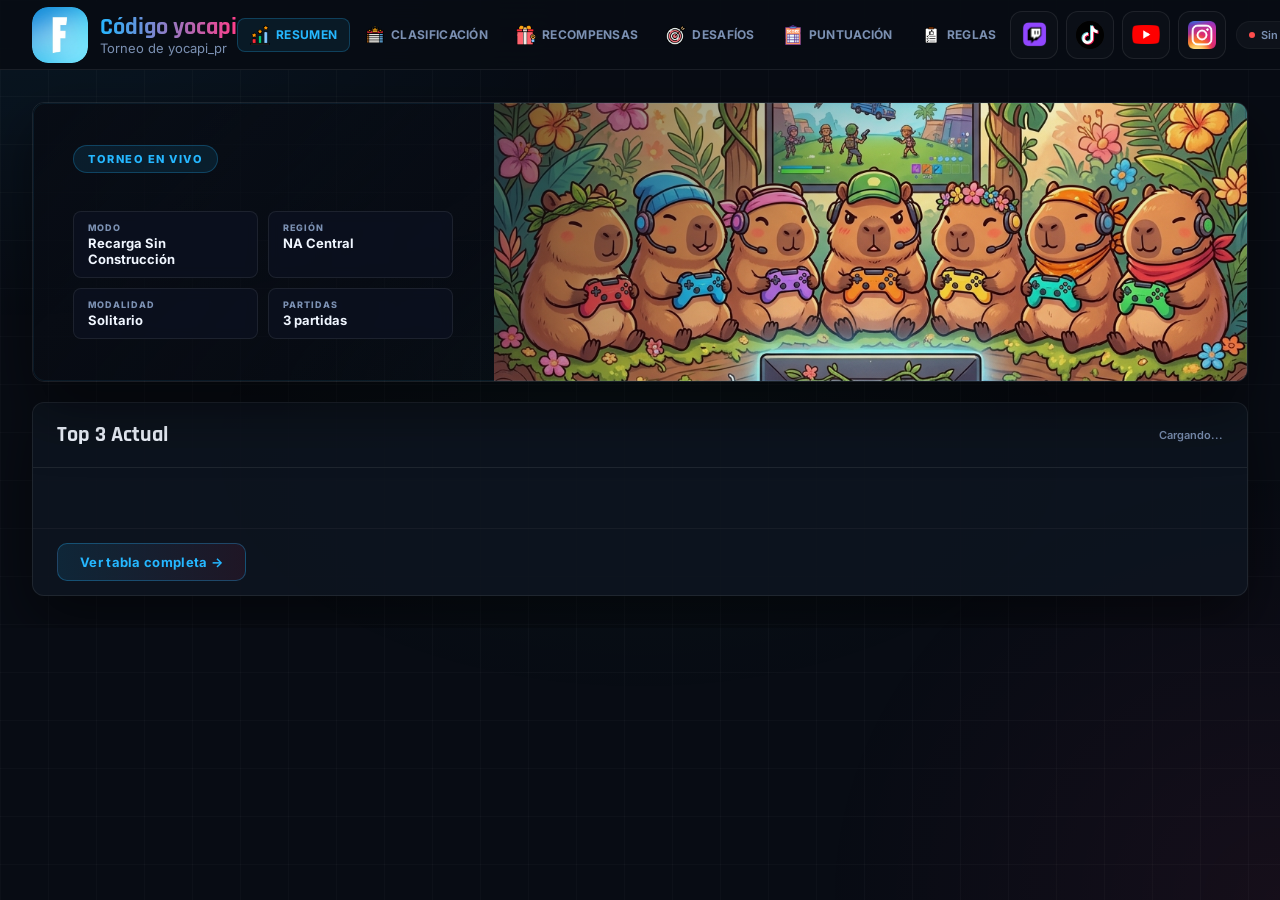
<file: index.html>
<!DOCTYPE html>
<html lang="es">

<head>
  <meta charset="UTF-8" />
  <meta name="viewport" content="width=device-width, initial-scale=1.0" />
  <title>Torneo Fortnite · yocapi_pr</title>
  <meta name="description"
    content="Tabla de clasificación en vivo, recompensas y reglas del torneo de Fortnite organizado por yocapi_pr. Recarga Sin Construcción · NA Central · Solitario." />
  <meta name="theme-color" content="#080c14" />
  <link rel="preconnect" href="https://fonts.googleapis.com" />
  <link rel="preconnect" href="https://fonts.gstatic.com" crossorigin />
  <link
    href="https://fonts.googleapis.com/css2?family=Inter:wght@400;500;600;700;800;900&family=Rajdhani:wght@600;700&display=swap"
    rel="stylesheet" />
  <style>
    /* ═══ TOKENS ═══════════════════════════════════════════════════════════ */
    :root {
      --bg: #080c14;
      --panel: #0e1420;
      --panel2: #121a27;
      --border: rgba(255, 255, 255, 0.08);
      --border2: rgba(255, 255, 255, 0.04);
      --text: #f0f6ff;
      --muted: #7b90b2;
      --blue: #25b7ff;
      --pink: #ff3e8a;
      --green: #31e47f;
      --gold: #f9c74f;
      --silver: #b8c1cc;
      --bronze: #d99058;
      --shadow: 0 24px 60px rgba(0, 0, 0, 0.5);
      --glow-b: rgba(37, 183, 255, 0.18);
      --glow-p: rgba(255, 62, 138, 0.15);
      --topbar: 70px;
      --radius: 12px;
    }

    *,
    *::before,
    *::after {
      box-sizing: border-box;
      margin: 0;
      padding: 0;
    }

    html {
      scroll-behavior: smooth;
    }

    body {
      font-family: Inter, system-ui, sans-serif;
      background: var(--bg);
      color: var(--text);
      min-height: 100vh;
      overflow-x: hidden;
    }

    /* background mesh */
    body::before {
      content: '';
      position: fixed;
      inset: 0;
      z-index: 0;
      pointer-events: none;
      background:
        radial-gradient(ellipse 80% 60% at 0% 0%, rgba(37, 183, 255, 0.07) 0%, transparent 60%),
        radial-gradient(ellipse 60% 80% at 100% 100%, rgba(255, 62, 138, 0.06) 0%, transparent 60%),
        radial-gradient(ellipse 50% 40% at 50% 50%, rgba(49, 228, 127, 0.03) 0%, transparent 70%);
    }

    /* grid lines */
    body::after {
      content: '';
      position: fixed;
      inset: 0;
      z-index: 0;
      pointer-events: none;
      background-image:
        linear-gradient(rgba(255, 255, 255, 0.025) 1px, transparent 1px),
        linear-gradient(90deg, rgba(255, 255, 255, 0.025) 1px, transparent 1px);
      background-size: 48px 48px;
    }

    a {
      color: inherit;
      text-decoration: none;
    }

    /* ═══ LAYOUT ════════════════════════════════════════════════════════════ */
    .layout {
      position: relative;
      z-index: 1;
      display: flex;
      flex-direction: column;
      min-height: 100vh;
    }

    /* ═══ TOPBAR ═══════════════════════════════════════════════════════════ */
    .topbar {
      position: sticky;
      top: 0;
      height: var(--topbar);
      display: flex;
      align-items: center;
      justify-content: space-between;
      border-bottom: 1px solid var(--border);
      background: rgba(8, 12, 20, 0.92);
      backdrop-filter: blur(24px);
      padding: 0 32px;
      z-index: 100;
      overflow: hidden;
    }

    /* brand */
    .brand {
      display: flex;
      align-items: center;
      gap: 12px;
      flex-shrink: 0;
    }

    .brand-mark {
      width: 56px;
      height: 56px;
      border-radius: 16px;
      flex-shrink: 0;
      display: grid;
      place-items: center;
      overflow: hidden;
    }

    .brand-mark img {
      width: 56px;
      height: 56px;
      object-fit: cover;
      display: block;
      border-radius: 16px;
    }

    .brand-text {
      line-height: 1.1;
    }

    .brand-name {
      font-family: Rajdhani, sans-serif;
      font-size: 24px;
      font-weight: 700;
      background: linear-gradient(90deg, var(--blue), var(--pink));
      -webkit-background-clip: text;
      -webkit-text-fill-color: transparent;
      background-clip: text;
    }

    .brand-sub {
      font-size: 13px;
      color: var(--muted);
    }

    /* nav */
    .nav {
      display: flex;
      align-items: center;
      gap: 2px;
    }

    .nav-item {
      display: flex;
      align-items: center;
      gap: 6px;
      padding: 6px 12px;
      border-radius: 8px;
      cursor: pointer;
      font-size: 12px;
      font-weight: 700;
      color: var(--muted);
      border: 1px solid transparent;
      transition: all 0.18s ease;
      user-select: none;
      text-transform: uppercase;
      letter-spacing: 0.3px;
    }

    .nav-item .nav-icon {
      width: 20px;
      height: 20px;
      display: grid;
      place-items: center;
    }

    .nav-item .nav-icon img {
      width: 20px;
      height: 20px;
      object-fit: contain;
      display: block;
    }

    .nav-item:hover {
      color: var(--text);
      background: rgba(255, 255, 255, 0.05);
      border-color: var(--border);
    }

    .nav-item.active {
      color: var(--blue);
      background: rgba(37, 183, 255, 0.08);
      border-color: rgba(37, 183, 255, 0.25);
    }

    /* ═══ HAMBURGER ═════════════════════════════════════════════════════════ */
    .hamburger {
      display: none;
      flex-direction: column;
      justify-content: center;
      align-items: center;
      width: 34px;
      height: 34px;
      border: none;
      background: none;
      cursor: pointer;
      padding: 0;
      gap: 4px;
      flex-shrink: 0;
      border-radius: 8px;
      transition: background 0.15s;
    }

    .hamburger:hover {
      background: rgba(255, 255, 255, 0.05);
    }

    .hamburger span {
      display: block;
      width: 18px;
      height: 2px;
      background: var(--text);
      border-radius: 2px;
      transition: transform 0.25s, opacity 0.2s;
    }

    .hamburger.open span:nth-child(1) {
      transform: translateY(6px) rotate(45deg);
    }

    .hamburger.open span:nth-child(2) {
      opacity: 0;
    }

    .hamburger.open span:nth-child(3) {
      transform: translateY(-6px) rotate(-45deg);
    }

    /* ═══ MOBILE NAV OVERLAY ════════════════════════════════════════════════ */
    .mobile-overlay {
      display: none;
      position: fixed;
      inset: 0;
      z-index: 98;
      background: rgba(0, 0, 0, 0.5);
      opacity: 0;
      transition: opacity 0.3s;
    }

    .mobile-overlay.open {
      display: block;
      opacity: 1;
    }

    /* ═══ MOBILE NAV PANEL ══════════════════════════════════════════════════ */
    .mobile-nav {
      display: none;
      position: fixed;
      top: var(--topbar);
      left: 0;
      right: 0;
      z-index: 99;
      background: rgba(8, 12, 20, 0.98);
      backdrop-filter: blur(24px);
      border-bottom: 1px solid var(--border);
      padding: 12px 16px 16px;
      flex-direction: column;
      gap: 6px;
      transform: translateY(-110%);
      transition: transform 0.3s cubic-bezier(0.34, 1.56, 0.64, 1);
    }

    .mobile-nav.open {
      transform: translateY(0);
    }

    .mobile-nav .nav-item {
      padding: 12px 14px;
      font-size: 15px;
      border-radius: 10px;
    }

    .mobile-nav .nav-item .nav-icon,
    .mobile-nav .nav-item .nav-icon img {
      width: 24px;
      height: 24px;
    }

    /* topbar right */
    .topbar-right {
      display: flex;
      align-items: center;
      gap: 10px;
      flex-shrink: 0;
    }

    .social-links {
      display: flex;
      align-items: center;
      gap: 8px;
    }

    .social-link {
      display: flex;
      align-items: center;
      justify-content: center;
      width: 48px;
      height: 48px;
      border-radius: 12px;
      border: 1px solid var(--border);
      color: var(--muted);
      transition: all 0.25s cubic-bezier(0.34, 1.56, 0.64, 1);
      background: rgba(255, 255, 255, 0.02);
      position: relative;
      overflow: hidden;
    }

    .social-link::before {
      content: '';
      position: absolute;
      inset: 0;
      border-radius: inherit;
      background: radial-gradient(circle at center, rgba(255, 255, 255, 0.08) 0%, transparent 70%);
      opacity: 0;
      transition: opacity 0.3s;
    }

    .social-link img {
      width: 28px;
      height: 28px;
      object-fit: contain;
      transition: transform 0.3s cubic-bezier(0.34, 1.56, 0.64, 1);
      position: relative;
      z-index: 1;
    }

    .social-link:hover {
      transform: translateY(-3px) scale(1.05);
      color: var(--text);
      border-color: rgba(255, 255, 255, 0.25);
      background: rgba(255, 255, 255, 0.06);
      box-shadow: 0 6px 20px rgba(0, 0, 0, 0.3);
    }

    .social-link:hover::before {
      opacity: 1;
    }

    .social-link:hover img {
      transform: scale(1.15) rotate(-4deg);
    }

    .social-link:active {
      transform: translateY(0) scale(0.95);
    }

    /* colores por plataforma en hover */
    .social-link[title="Twitch"]:hover {
      border-color: #9146ff;
      box-shadow: 0 6px 20px rgba(145, 70, 255, 0.35);
      background: rgba(145, 70, 255, 0.08);
    }

    .social-link[title="TikTok"]:hover {
      border-color: #ff0050;
      box-shadow: 0 6px 20px rgba(255, 0, 80, 0.35);
      background: rgba(255, 0, 80, 0.06);
    }

    .social-link[title="YouTube"]:hover {
      border-color: #ff0000;
      box-shadow: 0 6px 20px rgba(255, 0, 0, 0.35);
      background: rgba(255, 0, 0, 0.06);
    }

    .social-link[title="Instagram"]:hover {
      border-color: #e1306c;
      box-shadow: 0 6px 20px rgba(225, 48, 108, 0.35);
      background: rgba(225, 48, 108, 0.06);
    }

    .conn-status {
      display: flex;
      align-items: center;
      gap: 6px;
      font-size: 11px;
      color: var(--muted);
      font-weight: 600;
      padding: 6px 12px;
      border-radius: 20px;
      background: rgba(255, 255, 255, 0.03);
      border: 1px solid var(--border2);
    }

    .conn-dot {
      display: inline-block;
      width: 6px;
      height: 6px;
      border-radius: 50%;
      background: var(--muted);
      transition: background 0.3s;
    }

    .conn-dot.live {
      background: var(--green);
      box-shadow: 0 0 6px var(--green);
      animation: pulse 2s infinite;
    }

    .conn-dot.error {
      background: #ff4d4d;
    }

    @keyframes pulse {

      0%,
      100% {
        opacity: 1;
      }

      50% {
        opacity: 0.4;
      }
    }

    /* ═══ MAIN ══════════════════════════════════════════════════════════════ */
    main {
      padding: 32px;
      display: flex;
      flex-direction: column;
      gap: 0;
      min-width: 0;
      width: 100%;
      max-width: 1400px;
      margin: 0 auto;
      overflow: hidden;
    }

    /* sections */
    .page-section {
      display: none;
      flex-direction: column;
      gap: 20px;
      animation: fadeIn 0.25s ease-out;
    }

    .page-section.active {
      display: flex;
    }

    @keyframes fadeIn {
      from {
        opacity: 0;
        transform: translateY(8px);
      }

      to {
        opacity: 1;
        transform: translateY(0);
      }
    }

    /* ═══ HERO ══════════════════════════════════════════════════════════════ */
    .hero {
      min-height: 280px;
      border-radius: var(--radius);
      border: 1px solid var(--border);
      position: relative;
      overflow: hidden;
      display: flex;
      flex-direction: row;
      align-items: center;
      padding: 32px 40px;
      box-shadow: var(--shadow);
    }

    .hero::after {
      content: '';
      position: absolute;
      inset: 0;
      pointer-events: none;
      border-radius: inherit;
      box-shadow: inset 0 0 0 1px rgba(37, 183, 255, 0.08);
    }

    .hero-bg {
      position: absolute;
      inset: 0;
      background:
        linear-gradient(135deg, rgba(8, 12, 20, 0.95) 0%, rgba(8, 12, 20, 0.5) 35%, rgba(8, 12, 20, 0.05) 65%),
        url('./assets/img/capybara_banner.png') right center / 62% auto no-repeat;
    }

    .hero-content {
      position: relative;
      z-index: 1;
      max-width: 380px;
    }

    .hero-eyebrow {
      display: inline-flex;
      align-items: center;
      gap: 8px;
      padding: 6px 14px;
      border-radius: 999px;
      background: rgba(37, 183, 255, 0.1);
      border: 1px solid rgba(37, 183, 255, 0.25);
      font-size: 11px;
      font-weight: 800;
      letter-spacing: 1.5px;
      text-transform: uppercase;
      color: var(--blue);
      margin-bottom: 18px;
    }

    .hero-title {
      font-family: Rajdhani, sans-serif;
      font-size: clamp(48px, 8vw, 90px);
      line-height: 0.92;
      letter-spacing: -1.5px;
      margin-bottom: 14px;
      background: linear-gradient(135deg, #f0f6ff 0%, var(--blue) 50%, var(--pink) 100%);
      -webkit-background-clip: text;
      -webkit-text-fill-color: transparent;
      background-clip: text;
    }

    .hero-desc {
      font-size: 15px;
      color: #c8d8f0;
      line-height: 1.7;
      max-width: 560px;
      text-shadow: 0 1px 8px rgba(0, 0, 0, 0.5);
    }

    .hero-info {
      display: grid;
      grid-template-columns: 1fr 1fr;
      gap: 10px;
      margin-top: 20px;
    }

    .info-item {
      display: flex;
      flex-direction: column;
      gap: 2px;
      padding: 10px 14px;
      border-radius: 8px;
      background: rgba(12, 17, 32, 0.8);
      border: 1px solid var(--border);
      backdrop-filter: blur(6px);
    }

    .info-label {
      font-size: 9px;
      font-weight: 800;
      letter-spacing: 1px;
      text-transform: uppercase;
      color: var(--muted);
    }

    .info-value {
      font-size: 13px;
      font-weight: 700;
      color: var(--text);
    }

    /* ═══ CARDS GRID ════════════════════════════════════════════════════════ */
    .cards-row {
      display: grid;
      grid-template-columns: repeat(4, 1fr);
      gap: 12px;
    }

    .info-card {
      padding: 16px 18px;
      border-radius: var(--radius);
      border: 1px solid var(--border);
      background: var(--panel);
      display: flex;
      flex-direction: column;
      gap: 6px;
      transition: border-color 0.2s, transform 0.2s;
    }

    .info-card:hover {
      border-color: rgba(37, 183, 255, 0.25);
      transform: translateY(-2px);
    }

    .card-label {
      font-size: 10px;
      font-weight: 800;
      letter-spacing: 1px;
      text-transform: uppercase;
      color: var(--muted);
    }

    .card-value {
      font-size: 16px;
      font-weight: 800;
      color: var(--text);
      line-height: 1.3;
    }

    /* ═══ SECTION WRAPPER ═══════════════════════════════════════════════════ */
    .section {
      border: 1px solid var(--border);
      border-radius: var(--radius);
      background: rgba(14, 20, 32, 0.9);
      overflow: hidden;
      box-shadow: var(--shadow);
    }

    .section-head {
      padding: 18px 24px;
      border-bottom: 1px solid var(--border);
      display: flex;
      align-items: center;
      justify-content: space-between;
      gap: 12px;
    }

    .section-title {
      font-family: Rajdhani, sans-serif;
      font-size: 22px;
      font-weight: 700;
      display: flex;
      align-items: center;
      gap: 10px;
    }

    .section-body {
      padding: 24px;
    }

    /* ═══ ENHANCED UI ELEMENTS ══════════════════════════════════════════════ */
    .player-cell { display: flex; align-items: center; gap: 12px; }
    .avatar { width: 32px; height: 32px; border-radius: 50%; display: flex; align-items: center; justify-content: center; font-weight: 800; font-size: 14px; color: #fff; box-shadow: 0 2px 8px rgba(0,0,0,0.4); text-shadow: 0 1px 2px rgba(0,0,0,0.5); flex-shrink: 0; }
    .badge { font-size: 9px; font-weight: 800; padding: 3px 6px; border-radius: 4px; text-transform: uppercase; letter-spacing: 1px; }
    .badge.pro { background: rgba(255, 62, 138, 0.15); color: var(--pink); border: 1px solid rgba(255, 62, 138, 0.3); }
    .badge.cas { background: rgba(49, 228, 127, 0.15); color: var(--green); border: 1px solid rgba(49, 228, 127, 0.3); }
    .search-wrapper { display: flex; align-items: center; background: rgba(0,0,0,0.2); border: 1px solid var(--border); border-radius: 8px; padding: 6px 12px; }
    .search-input { background: transparent; border: none; color: var(--text); font-family: inherit; font-size: 14px; outline: none; width: 200px; margin-left: 8px; }
    .search-input::placeholder { color: var(--muted); }
    .sortable { cursor: pointer; user-select: none; transition: color 0.2s; }
    .sortable:hover { color: var(--text); }
    .sort-icon { font-size: 10px; margin-left: 4px; opacity: 0.5; display: inline-block; width: 10px; }

    /* ═══ MODAL Y PERFIL ════════════════════════════════════════════════════ */
    .modal-overlay { position: fixed; inset: 0; background: rgba(0,0,0,0.8); backdrop-filter: blur(8px); display: flex; align-items: center; justify-content: center; z-index: 9999; opacity: 0; pointer-events: none; transition: opacity 0.3s; padding: 20px; }
    .modal-overlay.active { opacity: 1; pointer-events: auto; }
    .modal-content { background: var(--panel); border: 1px solid var(--border); border-radius: var(--radius); width: 100%; max-width: 500px; max-height: 90vh; overflow-y: auto; position: relative; box-shadow: var(--shadow); transform: translateY(20px); transition: transform 0.3s; padding: 24px; }
    .modal-overlay.active .modal-content { transform: translateY(0); }
    .modal-close { position: absolute; top: 16px; right: 16px; background: rgba(255,255,255,0.1); border: none; color: white; width: 32px; height: 32px; border-radius: 50%; cursor: pointer; font-size: 18px; display: flex; align-items: center; justify-content: center; transition: background 0.2s; }
    .modal-close:hover { background: rgba(255,255,255,0.2); }
    
    .profile-header { display: flex; align-items: center; gap: 16px; margin-bottom: 24px; }
    .profile-avatar { width: 64px; height: 64px; border-radius: 50%; display: flex; align-items: center; justify-content: center; font-size: 28px; font-weight: 800; text-shadow: 0 2px 4px rgba(0,0,0,0.5); box-shadow: 0 4px 12px rgba(0,0,0,0.4); flex-shrink: 0; color: #fff;}
    .profile-name { font-size: 24px; font-weight: 800; font-family: Rajdhani, sans-serif; }
    
    .stats-grid { display: grid; grid-template-columns: repeat(2, 1fr); gap: 12px; margin-bottom: 24px; }
    .stat-box { background: rgba(0,0,0,0.3); border: 1px solid var(--border2); border-radius: 8px; padding: 14px; text-align: center; }
    .stat-val { font-size: 22px; font-weight: 800; color: var(--blue); font-family: Rajdhani, sans-serif; line-height: 1; }
    .stat-lbl { font-size: 10px; font-weight: 700; color: var(--muted); text-transform: uppercase; letter-spacing: 1px; margin-top: 6px; }
    
    .chart-container { display: flex; align-items: center; justify-content: space-around; margin-bottom: 24px; background: rgba(0,0,0,0.2); padding: 20px; border-radius: 8px; border: 1px solid var(--border2); }
    .doughnut { width: 110px; height: 110px; border-radius: 50%; position: relative; }
    .doughnut::after { content: ''; position: absolute; inset: 22px; background: var(--panel); border-radius: 50%; }
    
    .chart-legend { display: flex; flex-direction: column; gap: 10px; }
    .legend-item { display: flex; align-items: center; gap: 8px; font-size: 13px; font-weight: 600; color: #fff; }
    .legend-color { width: 14px; height: 14px; border-radius: 4px; }
    
    .feed-title { font-size: 16px; font-weight: 700; font-family: Rajdhani, sans-serif; margin-bottom: 12px; display: flex; align-items: center; gap: 8px; }
    .feed-list { display: flex; flex-direction: column; gap: 8px; max-height: 250px; overflow-y: auto; padding-right: 8px; }
    .feed-item { background: rgba(255,255,255,0.03); border-radius: 6px; padding: 12px; font-size: 14px; display: flex; align-items: center; justify-content: space-between; border-left: 3px solid var(--pink); gap: 12px; }
    .feed-info { display: flex; flex-direction: column; gap: 4px; }
    .feed-time { font-size: 11px; color: var(--muted); font-weight: 700; background: rgba(0,0,0,0.3); padding: 2px 6px; border-radius: 4px; align-self: flex-start;}

    /* ═══ STANDINGS TABLE ═══════════════════════════════════════════════════ */
    .table-wrap {
      overflow-x: auto;
    }

    .table-wrap table {
      margin-bottom: 0;
    }

    .tbl {
      width: 100%;
      border-collapse: separate;
      border-spacing: 0;
      min-width: 580px;
    }

    .tbl thead th {
      padding: 18px 26px;
      font-size: 15px;
      font-weight: 800;
      letter-spacing: 1.2px;
      text-transform: uppercase;
      color: var(--muted);
      text-align: left;
      border-bottom: 1px solid var(--border);
      background: rgba(255, 255, 255, 0.02);
      position: sticky;
      top: 0;
      z-index: 1;
      backdrop-filter: blur(8px);
    }

    .tbl thead th.r {
      text-align: right;
    }

    .tbl thead th.c {
      text-align: center;
    }

    .tbl tbody tr {
      transition: background 0.15s;
    }

    .tbl tbody tr:not(:last-child) td {
      border-bottom: 1px solid var(--border2);
    }

    .tbl tbody tr:nth-child(even) {
      background: rgba(255, 255, 255, 0.015);
    }

    .tbl tbody tr:hover {
      background: rgba(255, 255, 255, 0.04);
    }

    .tbl tbody tr.is-leader {
      background: rgba(99, 102, 241, 0.06);
    }

    .tbl tbody tr.is-leader:hover {
      background: rgba(99, 102, 241, 0.09);
    }

    .tbl td {
      padding: 16px 26px;
      font-weight: 600;
      font-size: 22px;
    }

    .tbl td.r {
      text-align: right;
    }

    .tbl td.c {
      text-align: center;
    }

    .tbl td:first-child {
      width: 64px;
    }

    .tbl td:nth-child(2) {
      font-weight: 700;
    }

    .tbl td:nth-child(3) {
      font-weight: 500;
    }

    .rk {
      display: inline-flex;
      align-items: center;
      justify-content: center;
      width: 48px;
      height: 48px;
      border-radius: 12px;
      font-family: Rajdhani, sans-serif;
      font-size: 22px;
      font-weight: 700;
      background: rgba(255, 255, 255, 0.04);
      color: var(--muted);
      transition: transform 0.15s;
    }

    .rk.r1 {
      background: linear-gradient(135deg, rgba(249, 199, 79, 0.15), rgba(249, 199, 79, 0.05));
      color: var(--gold);
      border: 1px solid rgba(249, 199, 79, 0.35);
      box-shadow: 0 0 12px rgba(249, 199, 79, 0.08);
    }

    .rk.r2 {
      background: linear-gradient(135deg, rgba(184, 193, 204, 0.12), rgba(184, 193, 204, 0.04));
      color: var(--silver);
      border: 1px solid rgba(184, 193, 204, 0.2);
    }

    .rk.r3 {
      background: linear-gradient(135deg, rgba(217, 144, 88, 0.12), rgba(217, 144, 88, 0.04));
      color: var(--bronze);
      border: 1px solid rgba(217, 144, 88, 0.2);
    }

    .pts-g {
      font-size: 28px;
      font-family: Rajdhani, sans-serif;
      font-weight: 700;
      color: var(--blue);
    }

    .pts-g.r1 {
      color: var(--gold);
    }

    .pts-g.r2 {
      color: var(--silver);
    }

    .pts-g.r3 {
      color: var(--bronze);
    }

    .pts-m {
      color: var(--muted);
      font-size: 20px;
      font-weight: 500;
    }

    .empty-msg {
      padding: 50px 24px;
      text-align: center;
      color: var(--muted);
      font-size: 14px;
      font-weight: 600;
    }

    /* ═══ MATCH TABLES ══════════════════════════════════════════════════════ */
    .matches-list {
      display: flex;
      flex-direction: column;
      gap: 14px;
    }

    .match-card {
      border: 1px solid var(--border);
      border-radius: var(--radius);
      background: rgba(14, 20, 32, 0.9);
      overflow: hidden;
      box-shadow: var(--shadow);
    }

    .match-card-head {
      padding: 14px 22px;
      border-bottom: 1px solid var(--border);
      display: flex;
      align-items: center;
      gap: 12px;
    }

    .match-num {
      font-family: Rajdhani, sans-serif;
      font-size: 18px;
      font-weight: 700;
      color: var(--blue);
    }

    .match-badge-det {
      font-size: 9px;
      font-weight: 800;
      letter-spacing: 1px;
      text-transform: uppercase;
      padding: 3px 10px;
      border-radius: 999px;
      background: rgba(49, 228, 127, 0.1);
      border: 1px solid rgba(49, 228, 127, 0.3);
      color: var(--green);
    }

    .match-card .tbl {
      min-width: 480px;
    }

    .match-card .tbl td {
      padding: 14px 26px;
      font-size: 18px;
    }

    .match-card .tbl thead th {
      padding: 14px 26px;
      font-size: 14px;
    }

    .match-card .tbl td:first-child {
      width: auto;
    }

    .match-card .tbl td:nth-child(2) {
      font-weight: 600;
    }

    .match-card .tbl td:nth-child(3) {
      font-weight: 500;
    }

    /* ═══ PODIUM TOP 3 ════════════════════════════════════════════════════════ */
    @keyframes podium-float {

      0%,
      100% {
        transform: translateY(0);
      }

      50% {
        transform: translateY(-7px);
      }
    }

    @keyframes podium-glow-gold {

      0%,
      100% {
        box-shadow: 0 0 20px rgba(249, 199, 79, 0.08);
        border-color: rgba(249, 199, 79, 0.3);
      }

      50% {
        box-shadow: 0 0 40px rgba(249, 199, 79, 0.18);
        border-color: rgba(249, 199, 79, 0.55);
      }
    }

    @keyframes podium-glow-silver {

      0%,
      100% {
        box-shadow: 0 0 15px rgba(184, 193, 204, 0.05);
        border-color: rgba(184, 193, 204, 0.2);
      }

      50% {
        box-shadow: 0 0 30px rgba(184, 193, 204, 0.12);
        border-color: rgba(184, 193, 204, 0.4);
      }
    }

    @keyframes podium-glow-bronze {

      0%,
      100% {
        box-shadow: 0 0 15px rgba(217, 144, 88, 0.05);
        border-color: rgba(217, 144, 88, 0.2);
      }

      50% {
        box-shadow: 0 0 30px rgba(217, 144, 88, 0.12);
        border-color: rgba(217, 144, 88, 0.4);
      }
    }

    @keyframes podium-zoom {

      0%,
      100% {
        transform: scale(1);
      }

      50% {
        transform: scale(1.04);
      }
    }

    .podium {
      display: flex;
      justify-content: center;
      gap: 16px;
      padding: 28px 24px 32px;
    }

    .podium-card {
      flex: 1;
      max-width: 260px;
      border-radius: 14px;
      padding: 20px 18px;
      text-align: center;
      border: 1px solid var(--border);
      display: flex;
      flex-direction: column;
      align-items: center;
      gap: 6px;
      animation: podium-float 4s ease-in-out infinite;
    }

    .podium-card:nth-child(1) {
      animation-delay: -1.3s;
    }

    .podium-card:nth-child(2) {
      animation-delay: -2.6s;
    }

    .podium-card:nth-child(3) {
      animation-delay: 0s;
    }

    .podium-card:hover {
      animation: none;
      transform: translateY(-8px) scale(1.03);
    }

    .podium-card.gold {
      background: linear-gradient(180deg, rgba(249, 199, 79, 0.12) 0%, rgba(249, 199, 79, 0.03) 100%);
      border-color: rgba(249, 199, 79, 0.3);
      box-shadow: 0 0 20px rgba(249, 199, 79, 0.08);
      animation: podium-float 4s ease-in-out infinite, podium-glow-gold 3s ease-in-out infinite;
    }

    .podium-card.gold:hover {
      animation: none;
      box-shadow: 0 8px 40px rgba(249, 199, 79, 0.2);
    }

    .podium-card.silver {
      background: linear-gradient(180deg, rgba(184, 193, 204, 0.08) 0%, rgba(184, 193, 204, 0.02) 100%);
      border-color: rgba(184, 193, 204, 0.2);
      animation: podium-float 4s ease-in-out infinite, podium-glow-silver 3.5s ease-in-out infinite;
    }

    .podium-card.silver:hover {
      animation: none;
      box-shadow: 0 8px 40px rgba(0, 0, 0, 0.3);
    }

    .podium-card.bronze {
      background: linear-gradient(180deg, rgba(217, 144, 88, 0.08) 0%, rgba(217, 144, 88, 0.02) 100%);
      border-color: rgba(217, 144, 88, 0.2);
      animation: podium-float 4s ease-in-out infinite, podium-glow-bronze 3.5s ease-in-out infinite;
    }

    .podium-card.bronze:hover {
      animation: none;
      box-shadow: 0 8px 40px rgba(0, 0, 0, 0.3);
    }

    .podium-rank {
      font-family: Rajdhani, sans-serif;
      font-size: 28px;
      font-weight: 700;
      line-height: 1;
      animation: podium-zoom 3s ease-in-out infinite;
    }

    .podium-card:hover .podium-rank {
      animation: none;
    }

    .podium-card.gold .podium-rank {
      color: var(--gold);
    }

    .podium-card.silver .podium-rank {
      color: var(--silver);
    }

    .podium-card.bronze .podium-rank {
      color: var(--bronze);
    }

    .podium-card.gold .podium-rank {
      animation-delay: 0s;
    }

    .podium-card.silver .podium-rank {
      animation-delay: -1s;
    }

    .podium-card.bronze .podium-rank {
      animation-delay: -2s;
    }

    .podium-name {
      font-size: 20px;
      font-weight: 700;
      color: var(--text);
      margin: 2px 0;
    }

    .podium-stats {
      display: flex;
      gap: 16px;
      margin-top: 4px;
    }

    .podium-stat {
      text-align: center;
    }

    .podium-stat-val {
      font-family: Rajdhani, sans-serif;
      font-size: 22px;
      font-weight: 700;
    }

    .podium-stat-lbl {
      font-size: 9px;
      font-weight: 800;
      letter-spacing: 1px;
      text-transform: uppercase;
      color: var(--muted);
    }

    .podium-card.gold .podium-stat-val {
      color: var(--gold);
    }

    .podium-card.silver .podium-stat-val {
      color: var(--silver);
    }

    .podium-card.bronze .podium-stat-val {
      color: var(--bronze);
    }

    .empty-msg .big {
      font-size: 2.5rem;
      margin-bottom: 10px;
    }

    .last-updated {
      font-size: 11px;
      color: var(--muted);
      font-weight: 600;
    }

    /* ═══ CTA BUTTON ════════════════════════════════════════════════════════ */
    .cta-btn {
      display: inline-flex;
      align-items: center;
      gap: 8px;
      padding: 10px 22px;
      border-radius: 10px;
      background: linear-gradient(90deg, rgba(37, 183, 255, 0.12), rgba(255, 62, 138, 0.08));
      border: 1px solid rgba(37, 183, 255, 0.3);
      color: var(--blue);
      font-family: Inter, system-ui, sans-serif;
      font-weight: 700;
      font-size: 13px;
      letter-spacing: 0.3px;
      cursor: pointer;
      transition: all 0.22s cubic-bezier(0.34, 1.56, 0.64, 1);
    }

    .cta-btn:hover {
      background: linear-gradient(90deg, rgba(37, 183, 255, 0.22), rgba(255, 62, 138, 0.14));
      border-color: rgba(37, 183, 255, 0.55);
      box-shadow: 0 4px 18px rgba(37, 183, 255, 0.2);
      transform: translateX(4px);
    }

    .cta-btn:active {
      transform: translateX(2px) scale(0.97);
    }

    /* ═══ REWARDS ═══════════════════════════════════════════════════════════ */
    .rewards-grid {
      display: grid;
      grid-template-columns: repeat(3, 1fr);
      gap: 18px;
    }

    @keyframes float {

      0%,
      100% {
        transform: translateY(0);
      }

      50% {
        transform: translateY(-8px);
      }
    }

    @keyframes glow-pulse {

      0%,
      100% {
        opacity: 0.5;
        filter: brightness(0.9);
      }

      50% {
        opacity: 1;
        filter: brightness(1.1);
      }
    }

    @keyframes shimmer {
      0% {
        transform: translateX(-100%) skewX(-15deg);
      }

      100% {
        transform: translateX(250%) skewX(-15deg);
      }
    }

    @keyframes border-glow {

      0%,
      100% {
        border-color: rgba(249, 199, 79, 0.3);
        box-shadow: 0 0 15px rgba(249, 199, 79, 0.03);
      }

      50% {
        border-color: rgba(249, 199, 79, 0.6);
        box-shadow: 0 0 30px rgba(249, 199, 79, 0.1);
      }
    }

    @keyframes icon-bounce {

      0%,
      100% {
        transform: translateY(0) rotate(0deg);
      }

      25% {
        transform: translateY(-3px) rotate(-2deg);
      }

      75% {
        transform: translateY(-3px) rotate(2deg);
      }
    }

    @keyframes sparkle {

      0%,
      100% {
        opacity: 0;
        transform: scale(0) rotate(0deg);
      }

      50% {
        opacity: 1;
        transform: scale(1) rotate(180deg);
      }
    }

    .reward-card {
      padding: 28px 24px;
      border-radius: var(--radius);
      border: 1px solid var(--border);
      background: var(--panel2);
      display: flex;
      flex-direction: column;
      align-items: center;
      text-align: center;
      gap: 16px;
      position: relative;
      overflow: hidden;
      transition: transform 0.3s cubic-bezier(0.34, 1.56, 0.64, 1), box-shadow 0.3s;
      animation: float 4s ease-in-out infinite;
    }

    .reward-card:nth-child(2) {
      animation-delay: -1.3s;
    }

    .reward-card:nth-child(3) {
      animation-delay: -2.6s;
    }

    .reward-card::before {
      content: '';
      position: absolute;
      inset: 0;
      pointer-events: none;
      border-radius: inherit;
    }

    .reward-card::after {
      content: '';
      position: absolute;
      top: 0;
      left: 0;
      width: 80%;
      height: 100%;
      background: linear-gradient(90deg, transparent, rgba(255, 255, 255, 0.04), transparent);
      transform: translateX(-100%) skewX(-15deg);
      animation: shimmer 5s ease-in-out infinite;
    }

    .reward-card.gold {
      border-color: rgba(249, 199, 79, 0.3);
      box-shadow: 0 0 15px rgba(249, 199, 79, 0.03);
      animation: float 4s ease-in-out infinite, border-glow 3s ease-in-out infinite;
    }

    .reward-card.gold::before {
      background: linear-gradient(135deg, rgba(249, 199, 79, 0.1) 0%, transparent 60%);
    }

    .reward-card.silver {
      border-color: rgba(184, 193, 204, 0.35);
    }

    .reward-card.silver::before {
      background: linear-gradient(135deg, rgba(184, 193, 204, 0.06) 0%, transparent 60%);
    }

    .reward-card.bronze {
      border-color: rgba(217, 144, 88, 0.35);
    }

    .reward-card.bronze::before {
      background: linear-gradient(135deg, rgba(217, 144, 88, 0.06) 0%, transparent 60%);
    }

    .reward-card:hover {
      transform: translateY(-10px) scale(1.03);
      box-shadow: 0 16px 48px rgba(0, 0, 0, 0.4);
      animation: none;
    }

    .reward-card.gold:hover {
      border-color: rgba(249, 199, 79, 0.7);
      box-shadow: 0 16px 48px rgba(0, 0, 0, 0.4), 0 0 50px rgba(249, 199, 79, 0.15);
    }

    .reward-card.silver:hover {
      border-color: rgba(184, 193, 204, 0.55);
      box-shadow: 0 16px 48px rgba(0, 0, 0, 0.4);
    }

    .reward-card.bronze:hover {
      border-color: rgba(217, 144, 88, 0.55);
      box-shadow: 0 16px 48px rgba(0, 0, 0, 0.4);
    }

    .reward-icon {
      display: flex;
      align-items: center;
      justify-content: center;
      gap: 20px;
      animation: glow-pulse 3s ease-in-out infinite, icon-bounce 5s ease-in-out infinite;
    }

    .reward-icon.duo {
      gap: 20px;
    }

    .reward-icon.duo img {
      width: 150px;
      height: 150px;
    }

    .reward-card:hover .reward-icon {
      animation: none;
    }

    .reward-card.gold .reward-icon {
      animation-delay: 0s, 0s;
    }

    .reward-card.silver .reward-icon {
      animation-delay: -1s, -1.6s;
    }

    .reward-card.bronze .reward-icon {
      animation-delay: -2s, -3.2s;
    }

    .reward-icon img {
      object-fit: contain;
      transition: transform 0.3s cubic-bezier(0.34, 1.56, 0.64, 1);
      border-radius: 16px;
    }

    .reward-icon:not(.duo) img {
      width: 210px;
      height: 210px;
    }

    .reward-card:hover .reward-icon img {
      transform: scale(1.12) rotate(-5deg);
    }

    .reward-card:hover .reward-icon.duo img:first-child {
      transform: scale(1.12) rotate(-7deg) translateX(-6px);
    }

    .reward-card:hover .reward-icon.duo img:last-child {
      transform: scale(1.12) rotate(7deg) translateX(6px);
    }

    .reward-ref {
      font-size: 10px;
      color: var(--muted);
      opacity: 0.6;
      margin-top: 6px;
      font-style: italic;
    }

    .reward-pos {
      font-size: 11px;
      font-weight: 800;
      letter-spacing: 1.2px;
      text-transform: uppercase;
    }

    .reward-card.gold .reward-pos {
      color: var(--gold);
    }

    .reward-card.silver .reward-pos {
      color: var(--silver);
    }

    .reward-card.bronze .reward-pos {
      color: var(--bronze);
    }

    .reward-name {
      font-size: 19px;
      font-weight: 800;
      color: var(--text);
      line-height: 1.3;
    }

    .reward-desc {
      font-size: 13px;
      color: var(--muted);
      line-height: 1.5;
    }

    /* ═══ RULES ════════════════════════════════════════════════════════════ */
    .rules-list {
      display: flex;
      flex-direction: column;
      gap: 10px;
    }

    .rule-item {
      display: flex;
      align-items: flex-start;
      gap: 14px;
      padding: 16px 18px;
      border-radius: var(--radius);
      border: 1px solid var(--border);
      background: var(--panel2);
    }

    .rule-icon {
      width: 32px;
      height: 32px;
      border-radius: 50%;
      flex-shrink: 0;
      display: grid;
      place-items: center;
      font-size: 13px;
      font-weight: 700;
      background: rgba(37, 183, 255, 0.12);
      color: #25b7ff;
    }

    .rule-text {
      font-size: 14px;
      color: #c8d8f0;
      line-height: 1.6;
    }

    .rule-text strong {
      color: var(--text);
    }

    /* ═══ CHALLENGES ════════════════════════════════════════════════════════ */
    .challenge-item {
      display: flex;
      align-items: flex-start;
      gap: 14px;
      padding: 16px 18px;
      border-radius: var(--radius);
      border: 1px solid var(--border);
      background: var(--panel2);
    }

    .challenge-icon {
      width: 32px;
      height: 32px;
      border-radius: 50%;
      flex-shrink: 0;
      display: grid;
      place-items: center;
      font-size: 13px;
      font-weight: 700;
      background: rgba(255, 62, 138, 0.12);
      color: var(--pink);
    }

    .challenge-text {
      font-size: 14px;
      color: #c8d8f0;
      line-height: 1.6;
    }

    .challenge-text strong {
      color: var(--text);
    }

    .challenge-text em {
      color: var(--muted);
      font-style: italic;
      font-size: 12px;
    }

    /* ═══ SCORING TABLE ════════════════════════════════════════════════════ */
    .scoring-grid {
      display: grid;
      grid-template-columns: 1fr 1fr;
      gap: 20px;
    }

    .scoring-col-title {
      font-size: 12px;
      font-weight: 800;
      text-transform: uppercase;
      letter-spacing: 1px;
      color: var(--muted);
      margin-bottom: 10px;
      display: flex;
      align-items: center;
      gap: 8px;
    }

    .scoring-col-title .dot {
      width: 10px;
      height: 10px;
      border-radius: 50%;
      display: inline-block;
    }

    .scoring-col-title .dot.green {
      background: #25b981;
    }

    .scoring-col-title .dot.blue {
      background: #6366f1;
    }

    .scoring-tbl {
      min-width: 0;
      font-size: 14px;
    }

    .scoring-tbl td {
      padding: 10px 16px;
    }

    .scoring-tbl td.c {
      text-align: center;
    }

    .scoring-tbl td.pink {
      color: var(--pink);
      font-weight: 700;
    }

    .scoring-tbl thead th {
      padding: 10px 16px;
      font-size: 11px;
    }

    .scoring-tbl thead th.c {
      text-align: center;
    }

    .scoring-kill-row {
      margin-top: 12px;
      padding: 12px 16px;
      border-radius: 8px;
      background: rgba(255, 255, 255, 0.03);
      border: 1px solid var(--border);
      display: flex;
      align-items: center;
      gap: 10px;
      font-size: 13px;
      color: #c8d8f0;
    }

    .scoring-kill-row strong {
      color: var(--text);
    }

    @media (max-width: 700px) {
      .scoring-grid {
        grid-template-columns: 1fr;
        gap: 16px;
      }
    }

    /* ═══ PAGE HEADER ═══════════════════════════════════════════════════════ */
    .page-header {
      display: flex;
      align-items: flex-start;
      justify-content: space-between;
      gap: 16px;
      flex-wrap: wrap;
    }

    .page-header-left h2 {
      font-family: Rajdhani, sans-serif;
      font-size: 30px;
      font-weight: 700;
      line-height: 1;
      margin-bottom: 4px;
    }

    .page-header-left p {
      font-size: 13px;
      color: var(--muted);
    }

    /* ═══ RESPONSIVE ════════════════════════════════════════════════════════ */
    @media (max-width: 1100px) {
      .podium {
        gap: 12px;
      }

      .podium-card {
        max-width: 220px;
        padding: 16px 14px;
      }
    }

    @media (max-width: 980px) {
      .topbar {
        padding: 0 16px;
      }

      .brand-text {
        display: none;
      }

      .nav {
        gap: 2px;
      }

      .nav-item {
        padding: 6px 10px;
        font-size: 12px;
        gap: 6px;
      }

      .nav-item .nav-icon,
      .nav-item .nav-icon img {
        width: 20px;
        height: 20px;
      }

      .topbar-right {
        gap: 10px;
      }

      .social-link {
        width: 42px;
        height: 42px;
        border-radius: 10px;
      }

      .social-link img {
        width: 24px;
        height: 24px;
      }

      .hero-info {
        grid-template-columns: 1fr 1fr;
      }

      .cards-row {
        grid-template-columns: repeat(2, 1fr);
      }

      main {
        padding: 20px;
      }

      .rewards-grid {
        grid-template-columns: 1fr;
      }

      .hero-bg {
        background: linear-gradient(135deg, rgba(8, 12, 20, 0.95) 0%, rgba(8, 12, 20, 0.7) 50%, rgba(8, 12, 20, 0.3) 100%),
          url('./assets/img/capybara_banner.png') right center / 75% auto no-repeat;
      }
    }

    @media (max-width: 860px) {
      .topbar .nav {
        display: none;
      }

      .hamburger {
        display: flex;
      }

      .mobile-nav {
        display: flex;
      }

      .topbar {
        height: var(--topbar);
        flex-wrap: nowrap;
        padding: 0 12px;
        gap: 0;
        justify-content: flex-start;
      }

      .topbar-right {
        margin-left: auto;
      }

      .brand {
        flex-shrink: 0;
        gap: 8px;
      }

      .brand-mark {
        width: 34px;
        height: 34px;
        border-radius: 10px;
      }

      .brand-mark img {
        width: 34px;
        height: 34px;
        border-radius: 10px;
      }

      .brand-name {
        font-size: 15px;
      }

      .brand-sub {
        font-size: 9px;
      }

      .brand-text {
        display: block;
      }

      .topbar-right {
        flex-shrink: 0;
        gap: 2px;
      }

      .conn-status {
        display: none;
      }

      .social-link {
        width: 36px;
        height: 36px;
        border-radius: 9px;
      }

      .social-link img {
        width: 22px;
        height: 22px;
      }
    }

    @media (max-width: 768px) {
      .topbar {
        padding: 0 10px;
      }

      .brand-mark {
        width: 30px;
        height: 30px;
        border-radius: 8px;
      }

      .brand-mark img {
        width: 30px;
        height: 30px;
        border-radius: 8px;
      }

      .social-link {
        width: 32px;
        height: 32px;
        border-radius: 8px;
      }

      .social-link img {
        width: 18px;
        height: 18px;
      }

      .hamburger {
        width: 32px;
        height: 32px;
      }

      .hamburger span {
        width: 16px;
        height: 2px;
      }

      .hamburger.open span:nth-child(1) {
        transform: translateY(5px) rotate(45deg);
      }

      .hamburger.open span:nth-child(3) {
        transform: translateY(-5px) rotate(-45deg);
      }

      .hero {
        padding: 20px;
      }

      .hero-title {
        font-size: clamp(32px, 10vw, 48px);
      }

      .hero-desc {
        font-size: 13px;
      }

      .podium {
        flex-direction: column;
        align-items: stretch;
        gap: 10px;
        padding: 20px 16px 24px;
      }

      /* #1 primero en móvil */
      .podium-card.gold {
        order: -1;
      }

      .podium-card {
        max-width: none;
        flex: none;
        padding: 14px 16px;
      }

      .podium-rank {
        font-size: 22px;
      }

      .podium-name {
        font-size: 17px;
      }

      .podium-stat-val {
        font-size: 18px;
      }

      .section-head {
        padding: 12px 14px;
      }

      .section-title {
        font-size: 16px;
      }

      .section-body {
        padding: 14px;
      }

      .table-wrap {
        overflow-x: auto;
        -webkit-overflow-scrolling: touch;
      }

      .tbl {
        min-width: 500px;
      }

      .tbl thead th {
        padding: 10px 12px;
        font-size: 11px;
      }

      .tbl td {
        padding: 10px 12px;
        font-size: 15px;
      }

      .rk {
        width: 34px;
        height: 34px;
        font-size: 15px;
      }

      .pts-g {
        font-size: 20px;
      }

      .pts-m {
        font-size: 14px;
      }

      .match-card .tbl {
        min-width: 400px;
      }

      .match-card .tbl td {
        padding: 10px 12px;
        font-size: 14px;
      }

      .match-card .tbl thead th {
        padding: 10px 12px;
        font-size: 11px;
      }
    }

    @media (max-width: 600px) {
      .topbar {
        padding: 6px 10px;
        gap: 3px;
      }

      .brand-mark {
        width: 30px;
        height: 30px;
      }

      .brand-mark img {
        width: 30px;
        height: 30px;
      }

      .brand-name {
        font-size: 15px;
      }

      .brand-sub {
        font-size: 9px;
      }

      .social-link {
        width: 30px;
        height: 30px;
        border-radius: 7px;
      }

      .social-link img {
        width: 18px;
        height: 18px;
      }

      .conn-status {
        display: none;
      }

      .hero {
        min-height: auto;
        flex-direction: column;
        padding: 18px;
      }

      .hero-bg {
        background: linear-gradient(180deg, rgba(8, 12, 20, 0.92) 0%, rgba(8, 12, 20, 0.6) 60%, rgba(8, 12, 20, 0.1) 100%),
          url('./assets/img/capybara_banner.png') center 30% / 100% auto no-repeat;
      }

      .hero-content {
        max-width: 100%;
      }

      .hero-info {
        grid-template-columns: 1fr 1fr;
        max-width: 100%;
      }

      .info-item {
        padding: 7px 10px;
      }

      .info-value {
        font-size: 11px;
      }

      .cards-row {
        gap: 8px;
      }

      .info-card {
        padding: 10px 12px;
      }

      .card-value {
        font-size: 13px;
      }

      .rewards-grid {
        grid-template-columns: 1fr;
      }

      main {
        padding: 8px;
        gap: 8px;
      }

      .page-header {
        flex-direction: column;
        gap: 6px;
      }

      .page-header-left h2 {
        font-size: 20px;
      }

      .page-header-left p {
        font-size: 11px;
      }

      .podium-card {
        flex: 1 1 100%;
      }

      .tbl {
        min-width: 420px;
      }

      .match-card .tbl {
        min-width: 340px;
      }

      .tbl td {
        font-size: 14px;
      }

      .rk {
        width: 30px;
        height: 30px;
        font-size: 13px;
      }

      .reward-card {
        padding: 18px 14px;
      }

      .reward-icon:not(.duo) img {
        width: 130px;
        height: 130px;
      }

      .reward-icon.duo img {
        width: 100px;
        height: 100px;
      }

      .reward-name {
        font-size: 15px;
      }

      .section-head {
        padding: 10px 12px;
      }

      .section-title {
        font-size: 14px;
      }

      .section-body {
        padding: 10px;
      }

      .rule-item {
        padding: 10px 12px;
      }

      .rule-text {
        font-size: 12px;
      }
    }

    @media (max-width: 480px) {
      .topbar {
        padding: 4px 6px;
        gap: 2px;
      }

      .brand {
        gap: 5px;
      }

      .brand-mark {
        width: 26px;
        height: 26px;
        border-radius: 8px;
      }

      .brand-mark img {
        width: 26px;
        height: 26px;
        border-radius: 8px;
      }

      .brand-name {
        font-size: 13px;
      }

      .brand-sub {
        font-size: 8px;
      }

      .topbar-right {
        gap: 2px;
      }

      .social-link {
        width: 28px;
        height: 28px;
        border-radius: 7px;
        border: none;
      }

      .social-link img {
        width: 17px;
        height: 17px;
      }

      .conn-status {
        display: none;
      }

      .hero {
        padding: 12px;
      }

      .hero-eyebrow {
        font-size: 8px;
        padding: 3px 8px;
        margin-bottom: 12px;
      }

      .hero-title {
        font-size: clamp(22px, 12vw, 30px);
        letter-spacing: -0.5px;
        margin-bottom: 10px;
      }

      .hero-desc {
        font-size: 11px;
        line-height: 1.5;
      }

      .hero-info {
        grid-template-columns: 1fr;
        gap: 5px;
        margin-top: 12px;
      }

      .info-item {
        padding: 6px 8px;
      }

      .info-label {
        font-size: 8px;
      }

      .info-value {
        font-size: 11px;
      }

      .cards-row {
        grid-template-columns: 1fr 1fr;
        gap: 6px;
      }

      .info-card {
        padding: 8px 10px;
        border-radius: 8px;
      }

      .card-label {
        font-size: 8px;
      }

      .card-value {
        font-size: 12px;
      }

      .tbl {
        min-width: 300px;
      }

      .tbl thead th {
        padding: 7px 6px;
        font-size: 8px;
        letter-spacing: 0.6px;
      }

      .tbl td {
        padding: 7px 6px;
        font-size: 12px;
      }

      .rk {
        width: 24px;
        height: 24px;
        font-size: 11px;
        border-radius: 6px;
      }

      .pts-g {
        font-size: 15px;
      }

      .pts-m {
        font-size: 11px;
      }

      .tbl td:first-child {
        width: 36px;
      }

      .tbl td:nth-child(3) {
        font-size: 12px;
      }

      .match-card .tbl {
        min-width: 280px;
      }

      .match-card .tbl td {
        padding: 6px 8px;
        font-size: 11px;
      }

      .match-card .tbl thead th {
        padding: 6px 8px;
        font-size: 8px;
      }

      .section {
        border-radius: 8px;
      }

      .section-head {
        padding: 8px 10px;
      }

      .section-title {
        font-size: 13px;
      }

      .section-body {
        padding: 8px;
      }

      .page-header-left h2 {
        font-size: 17px;
      }

      .page-header-left p {
        font-size: 10px;
      }

      main {
        padding: 6px;
        gap: 6px;
      }

      .podium-card {
        padding: 10px 12px;
      }

      .podium-rank {
        font-size: 18px;
      }

      .podium-name {
        font-size: 14px;
      }

      .podium-stat-val {
        font-size: 16px;
      }

      .podium-stat-lbl {
        font-size: 8px;
      }

      .empty-msg {
        padding: 30px 16px;
        font-size: 12px;
      }

      .reward-card {
        padding: 12px 10px;
        gap: 8px;
        border-radius: 10px;
      }

      .reward-icon:not(.duo) img {
        width: 90px;
        height: 90px;
        border-radius: 10px;
      }

      .reward-icon.duo img {
        width: 70px;
        height: 70px;
        border-radius: 10px;
      }

      .reward-icon.duo {
        gap: 10px;
      }

      .reward-pos {
        font-size: 9px;
        letter-spacing: 0.8px;
      }

      .reward-name {
        font-size: 13px;
      }

      .reward-desc {
        font-size: 10px;
      }

      .reward-ref {
        font-size: 8px;
      }

      .rule-icon {
        width: 26px;
        height: 26px;
        font-size: 11px;
      }

      .rule-text {
        font-size: 11px;
        line-height: 1.5;
      }

      .rule-item {
        padding: 8px 10px;
        gap: 10px;
        border-radius: 8px;
      }
    }

    @media (max-width: 380px) {
      .nav-item {
        padding: 2px 5px;
        font-size: 8px;
        gap: 2px;
      }

      .nav-item .nav-icon,
      .nav-item .nav-icon img {
        width: 10px;
        height: 10px;
      }

      .brand-name {
        font-size: 11px;
      }

      .brand-sub {
        display: none;
      }

      .social-link {
        width: 26px;
        height: 26px;
      }

      .social-link img {
        width: 16px;
        height: 16px;
      }
    }
  </style>
</head>

<body>
  <div class="layout">

    <!-- ═══ TOPBAR ═══════════════════════════════════════════════════════ -->
    <header class="topbar">
      <div class="brand">
        <div class="brand-mark"><img src="./assets/img/icono.png" alt="yocapi_pr"></div>
        <div class="brand-text">
          <div class="brand-name">Código yocapi </div>
          <div class="brand-sub">Torneo de yocapi_pr</div>
        </div>
      </div>

      <nav class="nav" aria-label="Secciones del torneo">
        <div class="nav-item active" data-section="resumen" onclick="showSection('resumen', this)">
          <div class="nav-icon"><img src="./assets/img/resumen.png" alt="Resumen"></div>
          Resumen
        </div>
        <div class="nav-item" data-section="clasificacion" onclick="showSection('clasificacion', this)">
          <div class="nav-icon"><img src="./assets/img/clasificacion.png" alt="Clasificación"></div>
          Clasificación
        </div>
        <div class="nav-item" data-section="recompensas" onclick="showSection('recompensas', this)">
          <div class="nav-icon"><img src="./assets/img/recompensa.png" alt="Recompensas"></div>
          Recompensas
        </div>
        <div class="nav-item" data-section="desafios" onclick="showSection('desafios', this)">
          <div class="nav-icon"><img src="./assets/img/objetivo.png" alt="Desafíos"></div>
          Desafíos
        </div>
        <div class="nav-item" data-section="puntuacion" onclick="showSection('puntuacion', this)">
          <div class="nav-icon"><img src="./assets/img/puntuacion.png" alt="Puntuación"></div>
          Puntuación
        </div>
        <div class="nav-item" data-section="reglas" onclick="showSection('reglas', this)">
          <div class="nav-icon"><img src="./assets/img/reglas.png" alt="Reglas"></div>
          Reglas
        </div>
      </nav>

      <div class="topbar-right">
        <div class="social-links">
          <a class="social-link" href="https://www.twitch.tv/yocapi_pr" target="_blank" rel="noopener"
            title="Twitch"><img src="./assets/img/twitch.png" alt="Twitch"></a>
          <a class="social-link" href="https://www.tiktok.com/@yocapi_prr" target="_blank" rel="noopener"
            title="TikTok"><img src="./assets/img/tiktok.png" alt="TikTok"></a>
          <a class="social-link" href="https://www.youtube.com/@yocapi" target="_blank" rel="noopener"
            title="YouTube"><img src="./assets/img/youtube.png" alt="YouTube"></a>
          <a class="social-link" href="https://www.instagram.com/yocapi_pr" target="_blank" rel="noopener"
            title="Instagram"><img src="./assets/img/instagram.png" alt="Instagram"></a>
        </div>
        <div class="conn-status">
          <span class="conn-dot" id="conn-dot"></span>
          <span id="conn-text" class="conn-text">Conectando...</span>
        </div>
        <button class="hamburger" id="hamburger-btn" aria-label="Menú" onclick="toggleMobileMenu()">
          <span></span><span></span><span></span>
        </button>
      </div>
    </header>

    <!-- ═══ MOBILE OVERLAY ══════════════════════════════════════════════════ -->
    <div class="mobile-overlay" id="mobile-overlay" onclick="closeMobileMenu()"></div>

    <!-- ═══ MOBILE NAV ══════════════════════════════════════════════════════ -->
    <nav class="mobile-nav" id="mobile-nav" aria-label="Secciones del torneo">
      <div class="nav-item active" data-section="resumen" onclick="showSection('resumen', this);closeMobileMenu()">
        <div class="nav-icon"><img src="./assets/img/resumen.png" alt="Resumen"></div>
        Resumen
      </div>
      <div class="nav-item" data-section="clasificacion" onclick="showSection('clasificacion', this);closeMobileMenu()">
        <div class="nav-icon"><img src="./assets/img/clasificacion.png" alt="Clasificación"></div>
        Clasificación
      </div>
      <div class="nav-item" data-section="recompensas" onclick="showSection('recompensas', this);closeMobileMenu()">
        <div class="nav-icon"><img src="./assets/img/recompensa.png" alt="Recompensas"></div>
        Recompensas
      </div>
      <div class="nav-item" data-section="desafios" onclick="showSection('desafios', this);closeMobileMenu()">
        <div class="nav-icon"><img src="./assets/img/objetivo.png" alt="Desafíos"></div>
        Desafíos
      </div>
      <div class="nav-item" data-section="puntuacion" onclick="showSection('puntuacion', this);closeMobileMenu()">
        <div class="nav-icon"><img src="./assets/img/puntuacion.png" alt="Puntuación"></div>
        Puntuación
      </div>
      <div class="nav-item" data-section="reglas" onclick="showSection('reglas', this);closeMobileMenu()">
        <div class="nav-icon"><img src="./assets/img/reglas.png" alt="Reglas"></div>
        Reglas
      </div>
    </nav>

    <!-- ═══ MAIN ══════════════════════════════════════════════════════════ -->
    <main>

      <!-- ── RESUMEN ─────────────────────────────────────────────────────── -->
      <section class="page-section active" id="section-resumen">
        <div class="hero">
          <div class="hero-bg"></div>
          <div class="hero-content">
            <div class="hero-eyebrow">Torneo en Vivo</div>
            <div class="hero-info">
              <div class="info-item">
                <span class="info-label">Modo</span>
                <span class="info-value">Recarga Sin Construcción</span>
              </div>
              <div class="info-item">
                <span class="info-label">Región</span>
                <span class="info-value">NA Central</span>
              </div>
              <div class="info-item">
                <span class="info-label">Modalidad</span>
                <span class="info-value">Solitario</span>
              </div>
              <div class="info-item">
                <span class="info-label">Partidas</span>
                <span class="info-value">3 partidas</span>
              </div>
            </div>
          </div>
        </div>

        <!-- mini standings preview -->
        <div class="section podium-section">
          <div class="section-head">
            <div class="section-title">Top 3 Actual</div>
            <span class="last-updated" id="mini-updated">Cargando...</span>
          </div>
          <div class="podium" id="podium-top3"></div>
          <div style="padding: 14px 24px; border-top: 1px solid var(--border2);">
            <button class="cta-btn"
              onclick="showSection('clasificacion', document.querySelector('[data-section=clasificacion]'))">
              Ver tabla completa →
            </button>
          </div>
        </div>
      </section>

      <!-- ── CLASIFICACIÓN ───────────────────────────────────────────────── -->
      <section class="page-section" id="section-clasificacion">
        <div class="page-header">
          <div class="page-header-left">
            <h2>Clasificación</h2>
            <p>Resultados acumulados · actualización automática cada 15s</p>
          </div>
          <span class="last-updated" id="standings-updated">Esperando datos</span>
        </div>

        <div class="section">
          <div class="section-head">
            <div class="section-title">Tabla General</div>
            <div class="search-wrapper">
              <span style="opacity: 0.5;">🔍</span>
              <input type="search" class="search-input" id="search-global" placeholder="Buscar jugador..." oninput="handleSearch(this.value)">
            </div>
          </div>
          <div id="pending-results-banner" style="display:none; padding:12px 16px; border-radius:12px; background:rgba(245, 158, 11, 0.1); border:1px solid rgba(245, 158, 11, 0.3); color:#fcd34d; font-size:13px; font-weight:600; margin-bottom:16px; align-items:center; gap:10px;">
            <span style="font-size:16px;">⏳</span> La coordinación del torneo está analizando los resultados de la última partida. La tabla se actualizará pronto.
          </div>
          <div class="table-wrap">
            <table class="tbl" id="global-table">
              <thead>
                <tr>
                  <th>#</th>
                  <th>Jugador</th>
                  <th class="c sortable" onclick="handleSort('matches_played')">Partidas <span class="sort-icon" id="sort-matches_played"></span></th>
                  <th class="c sortable" onclick="handleSort('total_kills')">⚔️ Kills <span class="sort-icon" id="sort-total_kills"></span></th>
                  <th class="r sortable" onclick="handleSort('total_points')">🏆 Puntos <span class="sort-icon" id="sort-total_points">▼</span></th>
                </tr>
              </thead>
              <tbody id="standings-body">
                <tr>
                  <td class="empty-msg" colspan="5">Cargando clasificación...</td>
                </tr>
              </tbody>
            </table>
          </div>
        </div>

        <div id="matches-container">
          <div class="section-head" style="padding:20px 0 12px;border:none;">
            <div class="section-title">Resultados por Partida</div>
          </div>
          <div class="matches-list" id="matches-list"></div>
        </div>
      </section>

      <!-- ── RECOMPENSAS ─────────────────────────────────────────────────── -->
      <section class="page-section" id="section-recompensas">
        <div class="page-header">
          <div class="page-header-left">
            <h2>Recompensas</h2>
            <p>Los premios se entregan al finalizar el torneo</p>
          </div>
        </div>

        <div class="rewards-grid">
          <div class="reward-card gold">
            <div class="reward-icon duo">
              <img src="./assets/img/temporada.jpg" alt="Pase de Batalla">
              <img src="./assets/img/tienda.png" alt="Skin de Tienda">
            </div>
            <div>
              <div class="reward-pos">Top 1 — Primer Lugar</div>
              <div class="reward-name">Pase de Batalla y/o Skin de la Tienda</div>
              <div class="reward-desc">El ganador elige entre Pase de Batalla de la temporada actual o una Skin
                disponible en la Tienda de objetos.</div>
              <div class="reward-ref">* Unicamente es referencia</div>
            </div>
          </div>
          <div class="reward-card silver">
            <div class="reward-icon">
              <img src="./assets/img/regalo.jpg" alt="Skin de regalo">
            </div>
            <div>
              <div class="reward-pos">Top 2 — Segundo Lugar</div>
              <div class="reward-name">Skin de la Tienda</div>
              <div class="reward-desc">Una skin a eleccion del jugador de entre las disponibles en la Tienda de objetos
                de Fortnite.</div>
              <div class="reward-ref">* Unicamente es referencia</div>
            </div>
          </div>
          <div class="reward-card bronze">
            <div class="reward-icon">
              <img src="./assets/img/gesto.png" alt="Emote">
            </div>
            <div>
              <div class="reward-pos">Top 3 — Tercer Lugar</div>
              <div class="reward-name">Emote</div>
              <div class="reward-desc">Un emote a eleccion del jugador disponible en la Tienda de objetos de Fortnite.
              </div>
              <div class="reward-ref">* Unicamente es referencia</div>
            </div>
          </div>
        </div>

        <div class="section">
          <div class="section-head">
            <div class="section-title">Condiciones</div>
          </div>
          <div class="section-body">
            <div class="rules-list">
              <div class="rule-item">
                <div class="rule-icon">1</div>
                <div class="rule-text">Los premios se basan en la posición <strong>final acumulada</strong> al terminar
                  las 3 partidas.</div>
              </div>
              <div class="rule-item">
                <div class="rule-icon">2</div>
                <div class="rule-text">Las recompensas son otorgadas directamente por <strong>yocapi_pr</strong> al
                  finalizar el torneo en stream.</div>
              </div>
              <div class="rule-item">
                <div class="rule-icon">3</div>
                <div class="rule-text">Para reclamar el premio, el jugador debe haber participado en <strong>al menos 1
                    partida</strong> del torneo.</div>
              </div>
            </div>
          </div>
        </div>
      </section>

      <!-- ── DESAFÍOS ──────────────────────────────────────────────────────── -->
      <section class="page-section" id="section-desafios">
        <div class="page-header">
          <div class="page-header-left">
            <h2>Desafíos</h2>
            <p>Completa los desafíos para ganar recompensas adicionales</p>
          </div>
        </div>

        <div class="section">
          <div class="section-head">
            <div class="section-title">¡Obtén mas puntos!</div>
          </div>
          <div class="section-body">
            <div class="rules-list">
              <div class="challenge-item">
                <div class="challenge-icon">1</div>
                <div class="challenge-text"><strong>Pícame Esta:</strong> Mata a un jugador usando el pico — <strong
                    style="color:var(--pink);">+5 pts</strong> <em>(válido 1 vez)</em></div>
              </div>
              <div class="challenge-item">
                <div class="challenge-icon">2</div>
                <div class="challenge-text"><strong>Masca La Hierba:</strong> Gana la partida sin eliminar a nadie —
                  <strong style="color:var(--pink);">+10 pts</strong>
                </div>
              </div>
              <div class="challenge-item">
                <div class="challenge-icon">3</div>
                <div class="challenge-text"><strong>Es el Tiro Loco:</strong> Ganar una partida usando como arma únicamente sniper (no se podrá usar otra arma, unicamente de la misma categoría) — <strong style="color:var(--pink);">+15 pts</strong></div>
              </div>
              <div class="challenge-item">
                <div class="challenge-icon">4</div>
                <div class="challenge-text"><strong>CapiEilish:</strong> Gana la partida usando la skin de Billie Eilish
                  — <strong style="color:var(--pink);">+10 pts</strong></div>
              </div>

              <!-- ── Desafío especial: ¿Quien CapiManda? ── -->
              <div class="challenge-item" style="
                padding: 0;
                overflow: hidden;
                border: 1px solid rgba(245, 158, 11, 0.35);
                background: linear-gradient(135deg, rgba(245,158,11,0.07) 0%, rgba(239,68,68,0.06) 100%);
                align-items: stretch;
                justify-content: flex-start;
                gap: 0;
              ">
                <!-- Imagen izquierda: miniatura vertical fija -->
                <div style="
                  width: 155px;
                  flex-shrink: 0;
                  overflow: hidden;
                  position: relative;
                ">
                  <img src="./assets/img/CondesaDaraku.jpg" alt="Condesa Daraku - yocapi_pr"
                    style="
                      width: 100%;
                      height: 100%;
                      display: block;
                      object-fit: cover;
                      object-position: center 30%;
                      filter: brightness(0.8) saturate(1.1);
                    ">
                  <div style="
                    position:absolute; inset:0;
                    background: linear-gradient(to top, rgba(6,9,18,0.85) 0%, transparent 60%);
                  "></div>
                  <div style="
                    position:absolute; bottom:6px; left:4px; right:4px; text-align:center;
                    font-size:10px; font-weight:600; color:rgba(255,255,255,0.9);
                    line-height:1.2; text-shadow: 1px 1px 2px rgba(0,0,0,0.8);
                  ">Skin que usará TheKingXavi. en la partida</div>
                </div>

                <!-- Texto derecha -->
                <div style="display:flex; align-items:flex-start; gap:14px; padding:16px 18px 16px 18px;">
                  <div class="challenge-icon" style="
                    background: linear-gradient(135deg, rgba(245,158,11,0.2), rgba(239,68,68,0.2));
                    border: 1px solid rgba(245,158,11,0.4);
                    color: #fbbf24;
                    font-size: 15px;
                    font-weight: 900;
                    flex-shrink: 0;
                  ">5</div>
                  <div class="challenge-text">
                    <strong style="font-size:15px; color:#fbbf24; display:block; margin-bottom:4px;">¿Quien CapiManda?</strong>
                    Demuestra quién manda eliminando a
                    <strong style="color:#f87171;">TheKingXavi. (CapiLuisXavi)</strong>
                    — <strong style="color:var(--pink);">+15 pts</strong>
                    <em style="display:block; margin-top:6px;">La información de este desafío se dirá en directo. Suerte con la cacería y que gane el mejor.</em>
                  </div>
                </div>
              </div>

            </div>
          </div>
        </div>
      </section>

      <!-- ── PUNTUACIÓN ──────────────────────────────────────────────────── -->
      <section class="page-section" id="section-puntuacion">
        <div class="page-header">
          <div class="page-header-left">
            <h2>Puntuación</h2>
            <p>Sistema de puntos del torneo — Casual y Pro</p>
          </div>
        </div>

        <div class="section">
          <div class="section-head">
            <div class="section-title">Tabla de Puntos por Posición</div>
          </div>
          <div class="section-body">
            <div class="scoring-grid">
              <div>
                <div class="scoring-col-title"><span class="dot green"></span> Casual</div>
                <div class="table-wrap">
                  <table class="tbl scoring-tbl">
                    <thead>
                      <tr>
                        <th>Posición</th>
                        <th class="c">Puntos</th>
                      </tr>
                    </thead>
                    <tbody id="scoring-casual-body"></tbody>
                  </table>
                </div>
                <div class="scoring-kill-row" id="scoring-casual-kill">
                  <span style="font-size:15px;font-weight:700;color:var(--pink);">+</span> <strong>Puntos por
                    eliminación:</strong> <span id="scoring-casual-kill-val"></span>
                </div>
              </div>
              <div>
                <div class="scoring-col-title"><span class="dot blue"></span> Pro</div>
                <div class="table-wrap">
                  <table class="tbl scoring-tbl">
                    <thead>
                      <tr>
                        <th>Posición</th>
                        <th class="c">Puntos</th>
                      </tr>
                    </thead>
                    <tbody id="scoring-pro-body"></tbody>
                  </table>
                </div>
                <div class="scoring-kill-row" id="scoring-pro-kill">
                  <span style="font-size:15px;font-weight:700;color:var(--pink);">+</span> <strong>Puntos por
                    eliminación:</strong> <span id="scoring-pro-kill-val"></span>
                </div>
              </div>
            </div>
          </div>
        </div>
      </section>

      <!-- ── REGLAS ──────────────────────────────────────────────────────── -->
      <section class="page-section" id="section-reglas">
        <div class="page-header">
          <div class="page-header-left">
            <h2>Reglas</h2>
            <p>Normas oficiales del torneo</p>
          </div>
        </div>

        <div class="section">
          <div class="section-head">
            <div class="section-title">Reglamento</div>
          </div>
          <div class="section-body">
            <div class="rules-list">
              <div class="rule-item">
                <div class="rule-icon">1</div>
                <div class="rule-text"><strong>Formato:</strong> 3 partidas acumuladas en modo Recarga Sin Construcción.
                  Gana quien acumule más puntos al final de las 3 partidas.</div>
              </div>
              <div class="rule-item">
                <div class="rule-icon">2</div>
                <div class="rule-text"><strong>Región:</strong> NA Central únicamente. Los jugadores deben conectarse
                  desde la región NA Central para garantizar igualdad de condiciones.</div>
              </div>
              <div class="rule-item">
                <div class="rule-icon">3</div>
                <div class="rule-text"><strong>Modalidad:</strong> Solitario. No se permiten partidas en dúos o equipos.
                </div>
              </div>
              <div class="rule-item">
                <div class="rule-icon">4</div>
                <div class="rule-text"><strong>Verificación:</strong> Los resultados (posiciones y eliminaciones) se
                  cargan desde replays verificados por el equipo de administración.</div>
              </div>
              <div class="rule-item">
                <div class="rule-icon">5</div>
                <div class="rule-text"><strong>Fair Play:</strong> Cualquier conducta antideportiva, uso de hacks o
                  modificaciones prohibidas resulta en descalificación inmediata.</div>
              </div>
              <div class="rule-item">
                <div class="rule-icon">6</div>
                <div class="rule-text"><strong>Soporte:</strong> <strong style="color:var(--pink);">Ante cualquier discrepancia en los resultados, abrir ticket en el servidor de yocapi_pr para visualizar el problema.</strong>
                </div>
              </div>
            </div>
          </div>
        </div>
      </section>

      <!-- ── STREAMER ────────────────────────────────────────────────────── -->
      <section class="page-section" id="section-streamer">
        <div class="page-header">
          <div class="page-header-left">
            <h2>La Organizadora</h2>
            <p>Conoce a la streamer detrás del torneo</p>
          </div>
        </div>

        <div class="streamer-hero">
          <div class="streamer-avatar">YC</div>
          <div class="streamer-info">
            <h3>yocapi_pr</h3>
            <p>Streamer y organizadora del torneo · Battle Royale Construcción · NA Central<br>
              Sígueme en mis redes para no perderte ningún torneo.</p>
          </div>
        </div>

        <div class="social-cards">
          <a class="social-card" href="https://www.twitch.tv/yocapi_pr" target="_blank" rel="noopener">
            <div class="social-icon-wrap">⌂</div>
            <div>
              <div class="social-platform">Twitch</div>
              <div class="social-handle">yocapi_pr</div>
            </div>
          </a>
          <a class="social-card" href="https://www.tiktok.com/@yocapi_prr" target="_blank" rel="noopener">
            <div class="social-icon-wrap">⌂</div>
            <div>
              <div class="social-platform">TikTok</div>
              <div class="social-handle">@yocapi_prr</div>
            </div>
          </a>
          <a class="social-card" href="https://www.youtube.com/@yocapi" target="_blank" rel="noopener">
            <div class="social-icon-wrap">⌂</div>
            <div>
              <div class="social-platform">YouTube</div>
              <div class="social-handle">@yocapi</div>
            </div>
          </a>
          <a class="social-card" href="https://www.instagram.com/yocapi_pr" target="_blank" rel="noopener">
            <div class="social-icon-wrap">⌂</div>
            <div>
              <div class="social-platform">Instagram</div>
              <div class="social-handle">@yocapi_pr</div>
            </div>
          </a>
        </div>
      </section>

    </main>
  </div>

  <!-- MODAL DE JUGADOR -->
  <div class="modal-overlay" id="player-modal" onclick="closePlayerModal(event)">
    <div class="modal-content">
      <button class="modal-close" onclick="closePlayerModal(event, true)">×</button>
      <div id="modal-body-content">
        <!-- Content injected via JS -->
      </div>
    </div>
  </div>

  <!-- Scripts -->
  <script src="./assets/js/config.js"></script>
  <script>
    const API_BASE = window.TOURNAMENT_API_BASE || `${location.origin}/api`;

    /* ── SPA navigation ──────────────────────────────────────── */
    function showSection(id, el) {
      document.querySelectorAll('.page-section').forEach(s => s.classList.remove('active'));
      document.getElementById('section-' + id).classList.add('active');
      document.querySelectorAll('.nav-item').forEach(n => {
        n.classList.toggle('active', n.dataset.section === id);
      });
      if (id === 'puntuacion') fetchScoring();
    }

    function toggleMobileMenu() {
      const btn = document.getElementById('hamburger-btn');
      const nav = document.getElementById('mobile-nav');
      const overlay = document.getElementById('mobile-overlay');
      const isOpen = btn.classList.toggle('open');
      nav.classList.toggle('open');
      overlay.classList.toggle('open');
      document.body.style.overflow = isOpen ? 'hidden' : '';
    }

    function closeMobileMenu() {
      document.getElementById('hamburger-btn').classList.remove('open');
      document.getElementById('mobile-nav').classList.remove('open');
      document.getElementById('mobile-overlay').classList.remove('open');
      document.body.style.overflow = '';
    }

    /* ── Scoring fetch ─────────────────────────────────────────── */
    async function fetchScoring() {
      try {
        const res = await fetch(`${API_BASE}/scoring`);
        const data = await res.json();
        renderScoringTable('scoring-casual-body', data.casual_points, '#25b981');
        renderScoringTable('scoring-pro-body', data.pro_points, '#6366f1');
        document.getElementById('scoring-casual-kill-val').textContent = '+' + (data.casual_kill_points ?? 1) + ' pt por kill';
        document.getElementById('scoring-pro-kill-val').textContent = '+' + (data.pro_kill_points ?? 1) + ' pt por kill';
      } catch (e) { console.error('fetchScoring', e); }
    }

    function renderScoringTable(tbodyId, points, color) {
      const tbody = document.getElementById(tbodyId);
      tbody.innerHTML = '';
      const ranges = [
        '1', '2', '3', '4', '5', '6', '7', '8', '9', '10', '11', '12', '13', '14', '15',
        { label: '16–20', positions: [16, 17, 18, 19, 20] },
        { label: '21–25', positions: [21, 22, 23, 24, 25] }
      ];
      ranges.forEach(r => {
        const label = typeof r === 'string' ? r : r.label;
        const first = typeof r === 'string' ? parseInt(r) : r.positions[0];
        const val = points[String(first)] ?? points[first] ?? 0;
        const tr = document.createElement('tr');
        tr.innerHTML = `<td>${label}</td><td class="c pink">${val}</td>`;
        tbody.appendChild(tr);
      });
    }

    /* ── HTML escape ─────────────────────────────────────────── */
    function esc(v) {
      return String(v ?? '')
        .replace(/&/g, '&amp;').replace(/</g, '&lt;')
        .replace(/>/g, '&gt;').replace(/"/g, '&quot;');
    }

    /* ── Rank helper ──────────────────────────────────────────── */
    function rk(i) { return i === 0 ? 'r1' : i === 1 ? 'r2' : i === 2 ? 'r3' : ''; }

    /* ── Render global standings ── */
    let hideNames = false;

    function renderGlobal(newRows) {
      if (newRows) globalStandingsData = newRows;
      
      const body = document.getElementById('standings-body');
      if (!globalStandingsData || !globalStandingsData.length) {
        body.innerHTML = `<tr><td class="empty-msg" colspan="5">Aún no hay resultados publicados.</td></tr>`;
        return;
      }

      // Filter
      let filtered = globalStandingsData;
      if (currentSearch) {
        filtered = filtered.filter(p => 
          (p.display_name || p.username).toLowerCase().includes(currentSearch)
        );
      }

      // Sort
      filtered.sort((a, b) => {
        let valA = Number(a[currentSort.col] || 0);
        let valB = Number(b[currentSort.col] || 0);
        if (currentSort.col === 'matches_played' || currentSort.col === 'total_kills' || currentSort.col === 'total_points') {
          // keep them as numbers
        } else {
          valA = (a[currentSort.col] || '').toString().toLowerCase();
          valB = (b[currentSort.col] || '').toString().toLowerCase();
        }
        
        if (valA < valB) return currentSort.dir === 'asc' ? -1 : 1;
        if (valA > valB) return currentSort.dir === 'asc' ? 1 : -1;
        return 0;
      });

      // Update Sort Icons
      document.querySelectorAll('.sort-icon').forEach(el => el.textContent = '');
      const activeSortIcon = document.getElementById(`sort-${currentSort.col}`);
      if (activeSortIcon) activeSortIcon.textContent = currentSort.dir === 'desc' ? '▼' : '▲';

      body.innerHTML = '';
      if (filtered.length === 0) {
         body.innerHTML = `<tr><td class="empty-msg" colspan="5">No se encontraron jugadores.</td></tr>`;
      }
      filtered.forEach((p, i) => {
        // Original Rank
        const origIndex = globalStandingsData.findIndex(x => x.username === p.username);
        
        const tr = document.createElement('tr');
        if (origIndex === 0) tr.classList.add('is-leader');
        tr.style.cursor = 'pointer';
        tr.onclick = () => openPlayerModal(p.username);
        
        const rawName = p.display_name || p.username;
        const name = hideNames ? "Jugador Misterioso" : rawName;
        const initial = name.charAt(0).toUpperCase();
        const color = getAvatarColor(name);
        const badgeHTML = hideNames ? '' : (p.is_pro ? '<span class="badge pro">PRO</span>' : '<span class="badge cas">CASUAL</span>');
        
        let roleBadgeHTML = '';
        if (!hideNames) {
          if (p.role === 'Organizadora del torneo') {
            roleBadgeHTML = `<span style="display:inline-flex;align-items:center;gap:4px;font-size:12px;font-weight:700;color:var(--gold);background:rgba(245,158,11,0.1);padding:4px 8px;border-radius:6px;margin-left:8px;border:1px solid rgba(245,158,11,0.3);text-transform:uppercase;letter-spacing:0.5px;">Organizadora</span>`;
          } else if (p.role === 'Coordinador del torneo') {
            roleBadgeHTML = `<span style="display:inline-flex;align-items:center;gap:4px;font-size:12px;font-weight:700;color:var(--blue);background:rgba(37,183,255,0.1);padding:4px 8px;border-radius:6px;margin-left:8px;border:1px solid rgba(37,183,255,0.3);text-transform:uppercase;letter-spacing:0.5px;">Coordinador</span>`;
          }
        }
        
        // Avatar HTML (letter-based, will be replaced with skin icon asynchronously)
        const avatarId = `av-${p.username.replace(/[^a-zA-Z0-9]/g,'_')}`;
        
        tr.innerHTML = `
          <td><div class="rk ${rk(origIndex)}">${origIndex + 1}</div></td>
          <td>
            <div class="player-cell">
              <div class="avatar" id="${avatarId}" style="background:${color}">${initial}</div>
              <div>
                <span style="font-weight:700">${esc(name)}</span>
                ${badgeHTML}
                ${roleBadgeHTML}
              </div>
            </div>
          </td>
          <td class="c pts-m">${Number(p.matches_played || 0)}</td>
          <td class="c">${Number(p.total_kills || 0)}</td>
          <td class="r pts-g ${rk(origIndex)}">${Number(p.total_points || 0)}</td>`;
        body.appendChild(tr);
        
        // If player has a skin, async load the avatar image
        if (!hideNames && p.skin_name) {
          getSkinIconUrl(p.skin_name).then(url => {
            if (url) {
              const el = document.getElementById(avatarId);
              if (el) {
                el.innerHTML = `<img src="${url}" style="width:100%;height:100%;object-fit:cover;border-radius:50%;" onerror="this.parentNode.innerHTML='${initial}'" />`;
                el.style.background = 'transparent';
                el.style.boxShadow = '0 2px 8px rgba(0,0,0,0.5)';
              }
            }
          });
        }
      });

      // Mini top 3 — podium cards
      const podium = document.getElementById('podium-top3');
      if (podium) {
        podium.innerHTML = '';
        const top3 = (globalStandingsData || []).slice(0, 3);
        if (!top3.length) {
          podium.innerHTML = '<div class="empty-msg" style="padding:30px">Sin resultados aún.</div>';
        } else {
          // Order: 2nd → 1st → 3rd for visual display
          const order = top3.length >= 2 ? [top3[1], top3[0], top3[2]] : [top3[0]];
          const cls = ['silver', 'gold', 'bronze'];
          order.forEach((p, i) => {
            const rankLabel = i === 0 ? '2' : i === 1 ? '1' : '3';
            const card = document.createElement('div');
            card.className = `podium-card ${cls[i] || ''}`;
            card.innerHTML = `
              <div class="podium-rank">#${rankLabel}</div>
              <div class="podium-name">${hideNames ? "???" : esc(p.display_name || p.username)}</div>
              <div class="podium-stats">
                <div class="podium-stat">
                  <div class="podium-stat-val">${Number(p.total_kills || 0)}</div>
                  <div class="podium-stat-lbl">Kills</div>
                </div>
                <div class="podium-stat">
                  <div class="podium-stat-val">${Number(p.total_points || 0)}</div>
                  <div class="podium-stat-lbl">Puntos</div>
                </div>
              </div>`;
            podium.appendChild(card);
          });
        }
      }
    }

    /* ── Render per-match tables ──────────────────────────────── */
    function renderMatches(matches) {
      const list = document.getElementById('matches-list');
      const publishedMatches = matches ? matches.filter(m => m.is_published) : [];
      if (!publishedMatches.length) {
        list.innerHTML = `<div class="empty-msg">No hay partidas registradas aún.</div>`;
        return;
      }
      list.innerHTML = '';
      publishedMatches.forEach(m => {
        const card = document.createElement('div');
        card.className = 'match-card';
        card.innerHTML = `
          <div class="match-card-head">
            <span class="match-num">Partida #${m.match_number}</span>
            <span class="match-badge-det">${m.is_active ? 'En curso' : 'Finalizada'}</span>
          </div>
          <div class="table-wrap">
            <table class="tbl">
              <thead><tr>
                <th>#</th>
                <th>Jugador</th>
                <th class="c">Posición</th>
                <th class="c">Kills</th>
                <th class="c">P. Ubicación</th>
                <th class="r">Puntos</th>
              </tr></thead>
              <tbody id="match-rows-${m.id}">
                <tr><td class="empty-msg" colspan="6">Cargando...</td></tr>
              </tbody>
            </table>
          </div>`;
        list.appendChild(card);
        loadMatchResults(m.id, m.match_number);
      });
    }

    async function loadMatchResults(matchId, matchNum) {
      try {
        const res = await fetch(`${API_BASE}/matches/${matchId}/results`);
        if (!res.ok) throw new Error('API error');
        const data = await res.json();
        const tbody = document.getElementById(`match-rows-${matchId}`);
        if (!tbody) return;
        if (!data || !data.length) {
          tbody.innerHTML = `<tr><td class="empty-msg" colspan="6">Sin resultados.</td></tr>`;
          return;
        }
        tbody.innerHTML = '';
        const activeData = data.filter(r => !r.is_disqualified);
        if (!activeData.length) {
          tbody.innerHTML = `<tr><td class="empty-msg" colspan="6">Sin resultados.</td></tr>`;
          return;
        }
        activeData.forEach((r, i) => {
          const tr = document.createElement('tr');
          tr.style.cursor = 'pointer';
          tr.onclick = () => openPlayerModal(r.username);
          const rawName = r.display_name || r.username;
          const name = hideNames ? "Jugador Misterioso" : rawName;
          tr.innerHTML = `
            <td><div class="rk ${rk(i)}">${i + 1}</div></td>
            <td>${esc(name)}</td>
            <td class="c">${r.position}°</td>
            <td class="c">${r.kills}</td>
            <td class="c pts-m">${r.placement_points}</td>
            <td class="r pts-g">${r.total_points}</td>`;
          tbody.appendChild(tr);
        });
      } catch (err) {
        console.error(`Error loading match ${matchId} results:`, err);
      }
    }

    /* ── State & Filters ──────────────────────────────────────── */
    let globalStandingsData = [];
    let currentSort = { col: 'total_points', dir: 'desc' };
    let currentSearch = '';
    const skinIconCache = {}; // skin_name -> image URL or null
    
    async function getSkinIconUrl(skinName) {
      if (!skinName) return null;
      const key = skinName.toLowerCase().trim();
      if (key in skinIconCache) return skinIconCache[key];
      
      const extractUrl = (data) => data?.data?.images?.smallIcon || data?.data?.images?.icon || null;
      
      try {
        // If it starts with CID_, use direct ID lookup
        if (key.startsWith('cid_')) {
          const res = await fetch(`https://fortnite-api.com/v2/cosmetics/br/${encodeURIComponent(skinName.trim())}`);
          if (res.ok) {
            const data = await res.json();
            const url = extractUrl(data);
            skinIconCache[key] = url;
            return url;
          }
        }
        
        // Try exact name match first
        const resExact = await fetch(`https://fortnite-api.com/v2/cosmetics/br/search?name=${encodeURIComponent(skinName.trim())}&matchMethod=full&type=outfit`);
        if (resExact.ok) {
          const data = await resExact.json();
          const url = extractUrl(data);
          if (url) { skinIconCache[key] = url; return url; }
        }
        
        // Fallback: contains match (less precise)
        const resContains = await fetch(`https://fortnite-api.com/v2/cosmetics/br/search?name=${encodeURIComponent(skinName.trim())}&matchMethod=contains&type=outfit`);
        if (!resContains.ok) { skinIconCache[key] = null; return null; }
        const dataContains = await resContains.json();
        const url = extractUrl(dataContains);
        skinIconCache[key] = url;
        return url;
      } catch { skinIconCache[key] = null; return null; }
    }

    
    function getAvatarColor(str) {
      let hash = 0;
      for (let i = 0; i < str.length; i++) {
        hash = str.charCodeAt(i) + ((hash << 5) - hash);
      }
      const h = Math.abs(hash) % 360;
      return `hsl(${h}, 70%, 50%)`;
    }

    function handleSearch(val) {
      currentSearch = val.toLowerCase();
      renderGlobal();
    }

    function handleSort(col) {
      if (currentSort.col === col) {
        currentSort.dir = currentSort.dir === 'desc' ? 'asc' : 'desc';
      } else {
        currentSort.col = col;
        currentSort.dir = 'desc';
      }
      renderGlobal();
    }

    /* ── Modal Logic ──────────────────────────────────────────── */
    async function openPlayerModal(username) {
      const modal = document.getElementById('player-modal');
      const body = document.getElementById('modal-body-content');
      body.innerHTML = '<div class="empty-msg" style="padding:40px">Cargando perfil...</div>';
      modal.classList.add('active');

      try {
        const res = await fetch(`${API_BASE}/players/${username}/details`);
        if (!res.ok) throw new Error('API error');
        const data = await res.json();
        
        const p = data.player;
        const s = data.summary;
        const elims = data.eliminations;
        
        const rawName = p.display_name || p.username;
        const name = hideNames ? "Jugador Misterioso" : rawName;
        const initial = name.charAt(0).toUpperCase();
        const color = getAvatarColor(name);
        const badgeHTML = hideNames ? '' : (p.is_pro ? '<span class="badge pro">PRO</span>' : '<span class="badge cas">CASUAL</span>');
        
        // Load skin icon if available
        const skinUrl = (!hideNames && p.skin_name) ? await getSkinIconUrl(p.skin_name) : null;
        const avatarStyle = skinUrl
          ? `background: url('${skinUrl}') center/cover; box-shadow: 0 0 0 3px rgba(255,255,255,0.1);`
          : `background:${color}`;
        const avatarContent = skinUrl ? '' : initial;
        
        // Calculate chart percentages
        const total = s.total_points || 1; // avoid division by zero
        const pPlacement = (s.placement_points / total) * 100;
        const pKills = (s.kill_points / total) * 100;
        const pBonus = (s.bonus_points / total) * 100;
        
        let elimsHTML = '';
        if (elims.length === 0) {
          elimsHTML = '<div class="empty-msg" style="padding:20px; font-size:13px">Sin eliminaciones registradas.</div>';
        } else {
          elims.forEach(e => {
            const victim = hideNames ? "Jugador Misterioso" : e.eliminated;
            elimsHTML += `
              <div class="feed-item">
                <div class="feed-info">
                  <strong>Eliminó a ${esc(victim)}</strong>
                  <span style="font-size:12px; color:var(--muted)">Partida ${e.match_number} · Arma: ${esc(e.weapon || 'Desconocida')}</span>
                </div>
                <div class="feed-time">${e.time || '--:--'}</div>
              </div>`;
          });
        }
        
        body.innerHTML = `
          <div class="profile-header">
            <div class="profile-avatar" style="${avatarStyle}">${avatarContent}</div>
            <div>
              <div class="profile-name">${esc(name)}</div>
              <div style="margin-top:4px">${badgeHTML}</div>
            </div>
          </div>
          
          <div class="stats-grid">
            <div class="stat-box">
              <div class="stat-val">${s.total_points}</div>
              <div class="stat-lbl">Pts Totales</div>
            </div>
            <div class="stat-box">
              <div class="stat-val">${s.matches_played}</div>
              <div class="stat-lbl">Partidas Jugadas</div>
            </div>
          </div>
          
          <div class="chart-container">
            <div class="doughnut" style="background: conic-gradient(var(--green) 0% ${pPlacement}%, var(--pink) ${pPlacement}% ${pPlacement + pKills}%, var(--gold) ${pPlacement + pKills}% 100%)"></div>
            <div class="chart-legend">
              <div class="legend-item"><div class="legend-color" style="background:var(--green)"></div> Top (${s.placement_points} pts)</div>
              <div class="legend-item"><div class="legend-color" style="background:var(--pink)"></div> Kills (${s.kill_points} pts)</div>
              <div class="legend-item"><div class="legend-color" style="background:var(--gold)"></div> Bonus (${s.bonus_points} pts)</div>
            </div>
          </div>
          
          <div class="feed-title">⚔️ Historial de Eliminaciones</div>
          <div class="feed-list">
            ${elimsHTML}
          </div>
        `;
      } catch (err) {
        body.innerHTML = '<div class="empty-msg" style="padding:40px; color:#ff4d4d">Error al cargar el perfil.</div>';
      }
    }

    function closePlayerModal(e, force = false) {
      if (force || e.target.id === 'player-modal') {
        document.getElementById('player-modal').classList.remove('active');
      }
    }

    /* ── Load all data ────────────────────────────────────────── */
    let lastStandingsHash = '';
    let lastMatchesHash = '';

    async function loadStandings() {
      const dot = document.getElementById('conn-dot');
      const txt = document.getElementById('conn-text');
      try {
        const [sRes, mRes, setRes] = await Promise.all([
          fetch(`${API_BASE}/standings`),
          fetch(`${API_BASE}/matches`),
          fetch(`${API_BASE}/settings`)
        ]);
        if (!sRes.ok) throw new Error('API error');
        const standings = await sRes.json();
        const matches = await mRes.json();
        const settings = await setRes.json();
        
        hideNames = settings.hide_names;
        
        const banner = document.getElementById('pending-results-banner');
        if (banner) {
          const hasUnpublished = matches && matches.some(m => m.is_published === false);
          banner.style.display = hasUnpublished ? 'flex' : 'none';
        }

        const sStr = JSON.stringify(standings) + hideNames;
        const mStr = JSON.stringify(matches) + hideNames;

        if (sStr !== lastStandingsHash) {
          renderGlobal(standings || []);
          lastStandingsHash = sStr;
        }
        if (mStr !== lastMatchesHash) {
          renderMatches(matches || []);
          lastMatchesHash = mStr;
        }

        const now = new Date().toLocaleTimeString('es', { hour: '2-digit', minute: '2-digit' });
        document.getElementById('standings-updated').textContent = `Actualizado ${now}`;
        const miniUpdated = document.getElementById('mini-updated');
        if (miniUpdated) miniUpdated.textContent = `Actualizado ${now}`;
        dot.className = 'conn-dot live';
        txt.textContent = 'En vivo';
      } catch (err) {
        console.error('API error:', err);
        dot.className = 'conn-dot error';
        txt.textContent = 'Sin conexión';
        document.getElementById('standings-updated').textContent = 'Error al cargar';
      }
    }

    /* ── Boot ────────────────────────────────────────────────── */
    loadStandings();
    setInterval(loadStandings, 15000);
  </script>
</body>

</html>
</file>
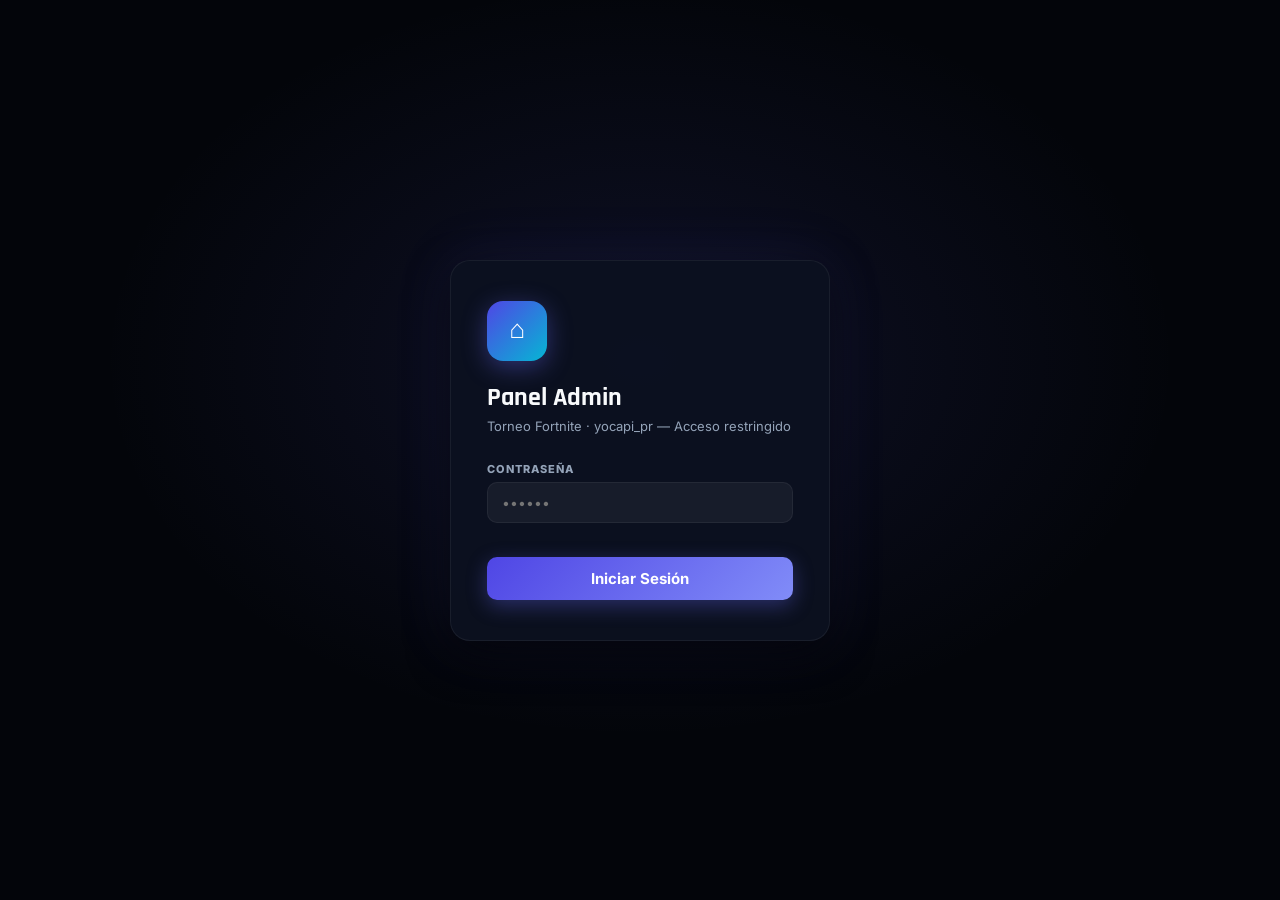
<file: staff/admin.html>
<!DOCTYPE html>
<html lang="es">
<head>
  <meta charset="UTF-8" />
  <meta name="viewport" content="width=device-width, initial-scale=1.0" />
  <title>Admin — Torneo Fortnite · yocapi_pr</title>
  <meta name="robots" content="noindex,nofollow" />
  <link rel="preconnect" href="https://fonts.googleapis.com" />
  <link rel="preconnect" href="https://fonts.gstatic.com" crossorigin />
  <link href="https://fonts.googleapis.com/css2?family=Inter:wght@400;500;600;700;800;900&family=Rajdhani:wght@600;700&display=swap" rel="stylesheet" />
  <style>
    /* ═══ TOKENS ════════════════════════════════════════════════════════════ */
    :root {
      --bg:       #03050a;
      --panel:    rgba(15, 23, 42, 0.7);
      --panel2:   rgba(30, 41, 59, 0.7);
      --border:   rgba(255,255,255,0.06);
      --border2:  rgba(255,255,255,0.12);
      --text:     #f8fafc;
      --muted:    #94a3b8;
      --blue:     #4f46e5;
      --blue-glow: rgba(79, 70, 229, 0.4);
      --cyan:     #06b6d4;
      --cyan-glow: rgba(6, 182, 212, 0.4);
      --green:    #10b981;
      --gold:     #f59e0b;
      --silver:   #94a3b8;
      --bronze:   #b45309;
      --danger:   #ef4444;
      --pink:     #ec4899;
      --shadow:   0 16px 40px rgba(0,0,0,0.6);
      --sidebar:  270px;
      --radius:   16px;
    }
    *, *::before, *::after { box-sizing: border-box; margin: 0; padding: 0; }
    html { scroll-behavior: smooth; }
    body {
      font-family: Inter, system-ui, sans-serif;
      background: var(--bg); color: var(--text);
      min-height: 100vh; overflow-x: hidden;
    }
    body::before {
      content: '';
      position: fixed; inset: 0; z-index: 0; pointer-events: none;
      background:
        radial-gradient(ellipse 70% 50% at 10% 10%, rgba(99,102,241,0.09) 0%, transparent 60%),
        radial-gradient(ellipse 50% 70% at 90% 90%, rgba(34,211,238,0.06) 0%, transparent 60%);
    }
    body::after {
      content: '';
      position: fixed; inset: 0; z-index: 0; pointer-events: none;
      background-image:
        linear-gradient(rgba(255,255,255,0.02) 1px, transparent 1px),
        linear-gradient(90deg, rgba(255,255,255,0.02) 1px, transparent 1px);
      background-size: 48px 48px;
    }
    a { color: inherit; text-decoration: none; }

    /* ═══ LOGIN SCREEN ══════════════════════════════════════════════════════ */
    #login-screen {
      position: fixed; inset: 0; z-index: 9999;
      display: flex; align-items: center; justify-content: center;
      background: var(--bg);
    }
    #login-screen::before {
      content: '';
      position: absolute; inset: 0;
      background:
        radial-gradient(ellipse 60% 60% at 50% 40%, rgba(99,102,241,0.12) 0%, transparent 70%);
    }
    .login-card {
      position: relative; z-index: 1;
      width: 380px;
      padding: 40px 36px;
      background: rgba(12,17,32,0.95);
      border: 1px solid var(--border);
      border-radius: 20px;
      box-shadow: var(--shadow), 0 0 60px rgba(99,102,241,0.12);
      animation: loginIn 0.4s ease-out;
    }
    @keyframes loginIn {
      from { opacity:0; transform: scale(0.96) translateY(16px); }
      to   { opacity:1; transform: scale(1) translateY(0); }
    }
    .login-logo {
      width: 60px; height: 60px; border-radius: 16px;
      background: linear-gradient(135deg, var(--blue), var(--cyan));
      display: grid; place-items: center;
      font-family: Rajdhani, sans-serif; font-size: 26px; font-weight: 700; color: #fff;
      box-shadow: 0 6px 24px rgba(99,102,241,0.4);
      margin-bottom: 20px;
    }
    .login-title {
      font-family: Rajdhani, sans-serif; font-size: 26px; font-weight: 700;
      margin-bottom: 4px;
    }
    .login-sub { font-size: 13px; color: var(--muted); margin-bottom: 28px; }

    .form-group { margin-bottom: 14px; }
    .form-label { display: block; font-size: 11px; font-weight: 800; letter-spacing: 1px;
      text-transform: uppercase; color: var(--muted); margin-bottom: 6px; }
    .form-input {
      width: 100%; padding: 11px 14px; border-radius: 10px;
      background: rgba(255,255,255,0.05); border: 1px solid var(--border);
      color: var(--text); font-family: Inter, sans-serif; font-size: 14px;
      transition: border-color 0.2s, background 0.2s;
    }
    .form-input:focus { outline: none; border-color: var(--blue); background: rgba(99,102,241,0.06); }

    .login-btn {
      width: 100%; padding: 12px; border-radius: 10px; border: none;
      background: linear-gradient(135deg, var(--blue), #818cf8);
      color: #fff; font-family: Inter, sans-serif; font-size: 15px; font-weight: 700;
      cursor: pointer; margin-top: 20px;
      box-shadow: 0 6px 20px rgba(99,102,241,0.35);
      transition: all 0.2s;
    }
    .login-btn:hover { transform: translateY(-1px); box-shadow: 0 8px 28px rgba(99,102,241,0.45); }
    .login-btn:active { transform: translateY(0); }
    .login-btn:disabled { opacity: 0.6; cursor: not-allowed; transform: none; }

    .login-error {
      margin-top: 12px; padding: 10px 14px; border-radius: 8px;
      background: rgba(239,68,68,0.1); border: 1px solid rgba(239,68,68,0.25);
      color: #fca5a5; font-size: 13px; font-weight: 600;
      display: none;
    }
    .login-error.show { display: block; }

    /* ═══ APP ════════════════════════════════════════════════════════════════ */
    #app {
      display: none;
      position: relative; z-index: 1;
      min-height: 100vh;
    }
    #app.visible { display: grid; grid-template-columns: var(--sidebar) 1fr; }

    /* ═══ SIDEBAR ═══════════════════════════════════════════════════════════ */
    .sidebar {
      position: sticky; top: 0; height: 100vh;
      display: flex; flex-direction: column;
      border-right: 1px solid var(--border);
      background: rgba(6,9,18,0.7);
      backdrop-filter: blur(30px);
      padding: 24px 20px;
      gap: 6px;
      flex-shrink: 0;
    }
    .brand {
      display: flex; align-items: center; gap: 11px;
      padding: 0 6px 22px;
      border-bottom: 1px solid var(--border);
      margin-bottom: 10px;
    }
    .brand-mark {
      width: 42px; height: 42px; border-radius: 12px; flex-shrink: 0;
      background: linear-gradient(135deg, var(--blue), var(--cyan));
      display: grid; place-items: center;
      font-family: Rajdhani, sans-serif; font-size: 19px; font-weight: 700; color: #fff;
      box-shadow: 0 4px 16px rgba(99,102,241,0.4);
    }
    .brand-name {
      font-family: Rajdhani, sans-serif; font-size: 17px; font-weight: 700;
      background: linear-gradient(90deg, var(--blue), var(--cyan));
      -webkit-background-clip: text; -webkit-text-fill-color: transparent; background-clip: text;
    }
    .brand-sub { font-size: 10px; color: var(--muted); margin-top: 1px; }

    .nav-label {
      font-size: 9px; font-weight: 800; letter-spacing: 1px; text-transform: uppercase;
      color: var(--muted); padding: 12px 10px 4px;
    }
    .nav-item {
      display: flex; align-items: center; gap: 12px;
      padding: 10px 14px; border-radius: 12px;
      cursor: pointer; font-size: 14px; font-weight: 600; color: var(--muted);
      border: 1px solid transparent; transition: all 0.2s cubic-bezier(0.4, 0, 0.2, 1);
      user-select: none;
      position: relative;
      overflow: hidden;
    }
    .nav-item::before {
      content: ''; position: absolute; inset: 0; opacity: 0;
      background: linear-gradient(90deg, rgba(255,255,255,0.05), transparent);
      transition: opacity 0.2s;
    }
    .nav-icon {
      width: 32px; height: 32px; border-radius: 8px; flex-shrink: 0;
      display: grid; place-items: center; font-size: 15px;
      background: rgba(255,255,255,0.03); transition: all 0.2s;
      box-shadow: inset 0 1px 1px rgba(255,255,255,0.05);
    }
    .nav-item:hover { color: var(--text); border-color: rgba(255,255,255,0.05); }
    .nav-item:hover::before { opacity: 1; }
    .nav-item:hover .nav-icon { background: rgba(255,255,255,0.08); transform: scale(1.05); }
    .nav-item.active { color: #fff; background: rgba(6, 182, 212, 0.08); border-color: rgba(6, 182, 212, 0.3); box-shadow: 0 4px 20px rgba(6, 182, 212, 0.1); }
    .nav-item.active .nav-icon { background: linear-gradient(135deg, var(--blue), var(--cyan)); color: #fff; box-shadow: 0 4px 12px var(--cyan-glow); }

    .sidebar-footer {
      margin-top: auto; border-top: 1px solid var(--border);
      padding-top: 14px; display: flex; flex-direction: column; gap: 8px;
    }
    .pub-link {
      display: flex; align-items: center; justify-content: center; gap: 6px;
      padding: 9px; border-radius: 9px; font-size: 12px; font-weight: 700;
      border: 1px solid var(--border); color: var(--muted);
      transition: all 0.18s;
    }
    .pub-link:hover { color: var(--text); border-color: rgba(255,255,255,0.2); background: rgba(255,255,255,0.04); }
    .logout-btn {
      display: flex; align-items: center; justify-content: center; gap: 6px;
      padding: 9px; border-radius: 9px; font-size: 12px; font-weight: 700;
      border: 1px solid rgba(239,68,68,0.25); color: #f87171;
      background: none; cursor: pointer; width: 100%;
      font-family: Inter, sans-serif; transition: all 0.18s;
    }
    .logout-btn:hover { background: rgba(239,68,68,0.08); border-color: rgba(239,68,68,0.4); }

    /* ═══ MAIN ══════════════════════════════════════════════════════════════ */
    main {
      padding: 28px 32px;
      display: flex; flex-direction: column; gap: 0;
      min-width: 0; overflow: hidden;
    }

    /* ═══ PAGE SECTIONS ═════════════════════════════════════════════════════ */
    .page-section { display: none; flex-direction: column; gap: 20px; animation: fadeIn 0.22s ease-out; }
    .page-section.active { display: flex; }
    @keyframes fadeIn { from { opacity:0; transform:translateY(8px); } to { opacity:1; transform:none; } }

    .page-hdr { margin-bottom: 4px; }
    .page-hdr h2 { font-family: Rajdhani, sans-serif; font-size: 28px; font-weight: 700; line-height: 1; }
    .page-hdr p { font-size: 13px; color: var(--muted); margin-top: 4px; }

    /* ═══ STAT CARDS ════════════════════════════════════════════════════════ */
    .stats-grid { display: grid; grid-template-columns: repeat(4, 1fr); gap: 16px; }
    .stat-card {
      padding: 22px 24px; border-radius: var(--radius);
      border: 1px solid var(--border); background: var(--panel);
      backdrop-filter: blur(12px);
      box-shadow: inset 0 1px 1px rgba(255,255,255,0.05), var(--shadow);
      transition: all 0.3s cubic-bezier(0.4, 0, 0.2, 1);
      position: relative; overflow: hidden;
    }
    .stat-card::after {
      content: ''; position: absolute; top: 0; left: 0; right: 0; height: 1px;
      background: linear-gradient(90deg, transparent, rgba(255,255,255,0.15), transparent);
      opacity: 0; transition: opacity 0.3s;
    }
    .stat-card:hover { border-color: rgba(6, 182, 212, 0.4); transform: translateY(-4px); box-shadow: 0 12px 30px rgba(0,0,0,0.8), 0 0 20px rgba(6,182,212,0.15); }
    .stat-card:hover::after { opacity: 1; }
    .stat-lbl { font-size: 11px; font-weight: 800; letter-spacing: 1.5px; text-transform: uppercase; color: var(--muted); margin-bottom: 8px; }
    .stat-val { font-size: 34px; font-family: Rajdhani, sans-serif; font-weight: 700; color: #fff; text-shadow: 0 2px 10px rgba(0,0,0,0.5); }
    .stat-val.accent { background: linear-gradient(90deg, var(--cyan), #818cf8); -webkit-background-clip: text; -webkit-text-fill-color: transparent; }

    /* ═══ CARD COMPONENT ════════════════════════════════════════════════════ */
    .card {
      border: 1px solid var(--border); border-radius: var(--radius);
      background: var(--panel); backdrop-filter: blur(16px);
      overflow: hidden;
      box-shadow: inset 0 1px 1px rgba(255,255,255,0.05), var(--shadow);
      transition: border-color 0.3s, box-shadow 0.3s;
    }
    .card:hover { border-color: rgba(255,255,255,0.12); }
    .card-head {
      padding: 18px 24px; border-bottom: 1px solid var(--border);
      display: flex; align-items: center; justify-content: space-between; gap: 12px;
      background: rgba(0,0,0,0.2);
    }
    .card-title {
      font-size: 12px; font-weight: 800; letter-spacing: 1.5px;
      text-transform: uppercase; color: var(--text);
    }
    .card-body { padding: 24px; }

    /* ═══ LEADERBOARD ════════════════════════════════════════════════════════ */
    .lb-head, .lb-row {
      display: grid;
      grid-template-columns: 48px 1fr 80px 80px 100px;
      align-items: center; gap: 8px;
    }
    .lb-head {
      padding: 11px 22px;
      font-size: 10px; font-weight: 800; text-transform: uppercase;
      letter-spacing: 1px; color: var(--muted);
      border-bottom: 1px solid var(--border);
    }
    .lb-head .right, .lb-row .right { text-align: right; }
    .lb-row {
      padding: 13px 22px;
      border-bottom: 1px solid rgba(255,255,255,0.025);
      transition: background 0.15s;
    }
    .lb-row:hover { background: rgba(255,255,255,0.02); }
    .lb-row:last-child { border-bottom: none; }
    .rank-n { font-size: 18px; font-weight: 900; color: var(--muted); text-align: center; font-family: Rajdhani, sans-serif; }
    .rank-n.gold   { color: var(--gold);   text-shadow: 0 0 12px rgba(245,158,11,0.5); }
    .rank-n.silver { color: var(--silver); }
    .rank-n.bronze { color: var(--bronze); }
    .player-cell { display: flex; align-items: center; gap: 10px; }
    .p-avatar {
      width: 34px; height: 34px; border-radius: 9px; flex-shrink: 0;
      background: linear-gradient(135deg, var(--blue), var(--cyan));
      display: grid; place-items: center;
      font-weight: 900; font-size: 13px; color: #fff;
    }
    .p-name { font-weight: 700; font-size: 14px; }
    .cell-v { text-align: right; font-weight: 600; color: var(--muted); font-size: 14px; }
    .cell-pts { text-align: right; font-weight: 800; color: var(--cyan); font-size: 16px; font-family: Rajdhani, sans-serif; }
    .badge {
      font-size: 9px; padding: 2px 6px; border-radius: 4px;
      font-weight: 800; text-transform: uppercase; letter-spacing: 0.5px;
      margin-left: 6px; vertical-align: middle;
    }
    .badge-pro { background: rgba(99,102,241,0.2); color: #a5b4fc; border: 1px solid rgba(99,102,241,0.35); }
    .badge-cas { background: rgba(16,185,129,0.2); color: #6ee7b7; border: 1px solid rgba(16,185,129,0.35); }
    .part-badge { background: rgba(245,200,66,0.15); color: #f5c842; border: 1px solid rgba(245,200,66,0.3); }
    .empty-state { text-align:center; padding:50px 24px; color:var(--muted); font-size:14px; }
    .empty-icon { font-size: 2.5rem; margin-bottom: 10px; }

    /* ═══ BTN SYSTEM ════════════════════════════════════════════════════════ */
    .btn {
      display: inline-flex; align-items: center; justify-content: center; gap: 8px;
      padding: 10px 18px; border-radius: 10px; border: none;
      font-family: Inter, sans-serif; font-size: 13px; font-weight: 700;
      cursor: pointer; transition: all 0.2s cubic-bezier(0.4, 0, 0.2, 1);
      position: relative; overflow: hidden;
      box-shadow: inset 0 1px 1px rgba(255,255,255,0.1);
    }
    .btn-primary { 
      background: linear-gradient(135deg, var(--blue), var(--cyan)); 
      color: #fff; 
      box-shadow: inset 0 1px 1px rgba(255,255,255,0.3), 0 4px 14px var(--blue-glow); 
    }
    .btn-primary:hover { 
      transform: translateY(-2px); 
      box-shadow: inset 0 1px 1px rgba(255,255,255,0.3), 0 8px 20px var(--cyan-glow); 
      filter: brightness(1.1);
    }
    .btn-ghost { background: rgba(255,255,255,0.03); color: var(--text); border: 1px solid var(--border); }
    .btn-ghost:hover { background: rgba(255,255,255,0.08); border-color: rgba(255,255,255,0.2); transform: translateY(-1px); }
    .btn-danger { background: rgba(239,68,68,0.15); color: #fca5a5; border: 1px solid rgba(239,68,68,0.3); }
    .btn-danger:hover { background: rgba(239,68,68,0.25); border-color: rgba(239,68,68,0.5); transform: translateY(-1px); color: #fff; box-shadow: 0 4px 14px rgba(239,68,68,0.3); }
    .btn-success { background: rgba(16,185,129,0.15); color: #6ee7b7; border: 1px solid rgba(16,185,129,0.3); }
    .btn-success:hover { background: rgba(16,185,129,0.25); border-color: rgba(16,185,129,0.5); transform: translateY(-1px); color: #fff; box-shadow: 0 4px 14px rgba(16,185,129,0.3); }
    .btn-block { width: 100%; }
    .btn:disabled { opacity:0.5; cursor:not-allowed; transform:none!important; filter: grayscale(1); }

    /* ═══ REPLAY PANEL ══════════════════════════════════════════════════════ */
    .replay-zone {
      border: 2px dashed rgba(6, 182, 212, 0.4); border-radius: var(--radius);
      padding: 40px 20px; text-align: center; cursor: pointer;
      background: rgba(6, 182, 212, 0.03);
      transition: all 0.3s ease; margin-bottom: 16px;
      position: relative; overflow: hidden;
    }
    .replay-zone::before {
      content: ''; position: absolute; inset: 0;
      background: radial-gradient(circle at center, rgba(6,182,212,0.1) 0%, transparent 70%);
      opacity: 0; transition: opacity 0.3s;
    }
    .replay-zone:hover, .replay-zone.dragover {
      border-color: var(--cyan); background: rgba(6, 182, 212, 0.1);
      transform: scale(1.01);
    }
    .replay-zone:hover::before, .replay-zone.dragover::before { opacity: 1; }
    .replay-zone-icon { font-size: 3rem; margin-bottom: 12px; filter: drop-shadow(0 4px 10px var(--cyan-glow)); }
    .replay-info-box {
      background: rgba(6, 182, 212, 0.1); border: 1px solid rgba(6, 182, 212, 0.25);
      border-radius: 12px; padding: 16px;
      font-size: 13px; color: #bae6fd; margin-bottom: 16px; line-height: 1.6;
      display: flex; gap: 12px; align-items: flex-start;
    }
    .replay-info-box code { font-size: 11px; color: var(--cyan); display:block; margin-top:6px; word-break:break-all; background: rgba(0,0,0,0.3); padding: 4px 8px; border-radius: 6px; }

    /* ═══ PLAYERS SECTION ═══════════════════════════════════════════════════ */
    .form-row { display: grid; grid-template-columns: 1fr 1fr; gap: 10px; margin-bottom: 12px; }
    .input-group { display: flex; flex-direction: column; gap: 4px; }
    .input-label { font-size: 10px; font-weight: 800; letter-spacing: 1px; text-transform: uppercase; color: var(--muted); }
    .player-list { display: flex; flex-direction: column; gap: 7px; max-height: 360px; overflow-y: auto; margin-top: 14px; }
    .player-item {
      display: flex; align-items: center; justify-content: space-between; gap: 8px;
      padding: 10px 14px; border-radius: 10px;
      background: rgba(255,255,255,0.03); border: 1px solid var(--border);
    }
    .player-item-name { font-weight: 700; font-size: 14px; }
    .player-item-tag { font-size: 11px; color: var(--muted); font-family: monospace; }

    /* ═══ MATCH LIST ════════════════════════════════════════════════════════ */
    .match-item {
      display: flex; align-items: center; justify-content: space-between; gap: 12px;
      padding: 14px 16px; border-radius: 10px;
      background: rgba(255,255,255,0.03); border: 1px solid var(--border);
      margin-bottom: 8px;
    }
    .match-num { font-family: Rajdhani, sans-serif; font-size: 20px; font-weight: 700; color: var(--cyan); }
    .match-date { font-size: 12px; color: var(--muted); }
    .match-btns { display: flex; gap: 6px; flex-wrap: wrap; }

    /* ═══ REPLAY RESULTS TABLE ══════════════════════════════════════════════ */
    .results-table { width: 100%; border-collapse: collapse; }
    .results-table th {
      font-size: 10px; font-weight: 800; text-transform: uppercase;
      letter-spacing: 1px; color: var(--muted);
      padding: 10px 10px; border-bottom: 1px solid var(--border); text-align: left;
    }
    .results-table td { padding: 10px 10px; border-bottom: 1px solid rgba(255,255,255,0.03); }
    .results-table tr:last-child td { border-bottom: none; }
    .results-table tr:hover td { background: rgba(255,255,255,0.02); }
    .form-input-sm {
      width: 70px; padding: 5px 8px; border-radius: 7px;
      background: rgba(255,255,255,0.06); border: 1px solid var(--border);
      color: var(--text); font-family: Inter, sans-serif;
      font-size: 13px; text-align: center;
    }
    .form-input-sm:focus { outline: none; border-color: var(--blue); }

    /* ═══ MODAL ═════════════════════════════════════════════════════════════ */
    .modal-overlay {
      display: none; position: fixed; inset: 0; z-index: 1000;
      background: rgba(0,0,0,0.75); backdrop-filter: blur(8px);
      align-items: center; justify-content: center;
    }
    .modal-overlay.active { display: flex; }
    .modal {
      background: #0d1527; border: 1px solid var(--border); border-radius: 20px;
      width: 90%; max-width: 680px; max-height: 88vh; overflow-y: auto;
      box-shadow: 0 30px 70px rgba(0,0,0,0.65);
      animation: modalIn 0.25s ease-out;
    }
    @keyframes modalIn { from { opacity:0; transform:scale(0.94) translateY(12px); } to { opacity:1; transform:none; } }
    .modal-header { display:flex; align-items:center; justify-content:space-between; padding:20px 24px; border-bottom:1px solid var(--border); }
    .modal-title { font-size: 16px; font-weight: 700; }
    .modal-body { padding: 24px; }
    .modal-footer { padding: 16px 24px; border-top: 1px solid var(--border); display: flex; gap: 10px; justify-content: flex-end; }
    .close-btn { background: none; border: none; color: var(--muted); font-size: 20px; cursor: pointer; line-height: 1; transition: color 0.18s; }
    .close-btn:hover { color: var(--text); }
    .loading-spinner { text-align:center; padding:40px; color:var(--muted); }
    .loading-spinner::after {
      content:''; display:block; width:32px; height:32px;
      border: 3px solid var(--border); border-top-color: var(--blue);
      border-radius:50%; animation: spin 0.8s linear infinite; margin:14px auto 0;
    }
    @keyframes spin { to { transform: rotate(360deg); } }

    /* ═══ CONFIG SECTION ════════════════════════════════════════════════════ */
    .config-grid { display: grid; gap: 14px; }
    .config-item {
      padding: 18px 20px; border-radius: var(--radius);
      border: 1px solid var(--border); background: var(--panel);
    }
    .pro-select {
      width: 100%; padding: 10px 14px; border-radius: 10px;
      background: rgba(255,255,255,0.05); border: 1px solid var(--border);
      color: var(--text); font-family: Inter, sans-serif; font-size: 14px;
      cursor: pointer; margin-top: 10px;
    }
    .pro-select:focus { outline: none; border-color: var(--blue); }
    .pro-select option { background: #0d1527; }

    /* ═══ TOAST ═════════════════════════════════════════════════════════════ */
    #toast-container { position:fixed; bottom:24px; right:24px; z-index:9999; display:flex; flex-direction:column; gap:8px; }
    .toast {
      padding: 13px 18px; border-radius: 11px; font-weight: 600; font-size: 13px;
      box-shadow: 0 8px 24px rgba(0,0,0,0.4); animation: toastIn 0.3s ease-out; max-width: 360px;
    }
    @keyframes toastIn { from { opacity:0; transform:translateX(28px); } to { opacity:1; transform:none; } }
    .toast.success { background: rgba(16,185,129,0.15); border: 1px solid rgba(16,185,129,0.3); color: #6ee7b7; }
    .toast.error   { background: rgba(239,68,68,0.15);  border: 1px solid rgba(239,68,68,0.3);  color: #fca5a5; }
    .toast.info    { background: rgba(99,102,241,0.15); border: 1px solid rgba(99,102,241,0.3); color: #a5b4fc; }
    .toast.warning { background: rgba(245,158,11,0.15); border: 1px solid rgba(245,158,11,0.3); color: #fcd34d; }

    .divider { height: 1px; background: var(--border); margin: 16px 0; }

    /* ═══ RESPONSIVE ════════════════════════════════════════════════════════ */
    @media (max-width: 1000px) {
      #app.visible { grid-template-columns: 1fr; }
      .sidebar {
        position: static; height: auto; border-right: 0;
        border-bottom: 1px solid var(--border);
        flex-direction: row; flex-wrap: wrap; padding: 14px 16px; gap: 6px;
      }
      .brand { border-bottom: 0; padding-bottom: 0; margin-bottom: 0; }
      .nav-label { display: none; }
      .nav-item { padding: 8px 11px; font-size: 12px; }
      .sidebar-footer { flex-direction: row; align-items: center; border-top: 0; padding-top: 0; margin-top: 0; }
      .stats-grid { grid-template-columns: repeat(2, 1fr); }
      main { padding: 18px; }
    }
    @media (max-width: 600px) {
      .stats-grid { grid-template-columns: 1fr 1fr; }
      main { padding: 14px; }
      .form-row { grid-template-columns: 1fr; }
    }
  </style>
</head>
<body>

<!-- ═══ LOGIN SCREEN ═══════════════════════════════════════════════════════ -->
<div id="login-screen">
  <div class="login-card">
    <div class="login-logo">⌂</div>
    <div class="login-title">Panel Admin</div>
    <p class="login-sub">Torneo Fortnite · yocapi_pr — Acceso restringido</p>

    <div class="form-group" style="display:none;">
      <label class="form-label" for="login-email">Correo</label>
      <input class="form-input" type="email" id="login-email" placeholder="torneocapifortnite@gmail.com" value="torneocapifortnite@gmail.com"
             onkeydown="if(event.key==='Enter')doLogin()" autocomplete="username" />
    </div>
    <div class="form-group">
      <label class="form-label" for="login-pass">Contraseña</label>
      <input class="form-input" type="password" id="login-pass" placeholder="••••••"
             onkeydown="if(event.key==='Enter')doLogin()" autocomplete="current-password" />
    </div>

    <div class="login-error" id="login-error">Credenciales incorrectas. Inténtalo de nuevo.</div>

    <button class="login-btn" id="login-btn" onclick="doLogin()">Iniciar Sesión</button>
  </div>
</div>

<!-- ═══ APP ════════════════════════════════════════════════════════════════ -->
<div id="app">

  <!-- ── SIDEBAR ────────────────────────────────────────────────────────── -->
  <aside class="sidebar">
    <div class="brand">
      <div class="brand-mark">YC</div>
      <div>
        <div class="brand-name">yocapi_pr</div>
        <div class="brand-sub">Panel Admin</div>
      </div>
    </div>

    <nav class="nav" aria-label="Secciones admin">
      <div class="nav-label">Administración</div>

      <div class="nav-item active" data-section="dashboard" onclick="showSection('dashboard', this)">
        <div class="nav-icon">❖</div>
        Dashboard
      </div>
      <div class="nav-item" data-section="replay" onclick="showSection('replay', this)">
        <div class="nav-icon">⇪</div>
        Importar Replay
      </div>
      <div class="nav-item" data-section="jugadores" onclick="showSection('jugadores', this)">
        <div class="nav-icon">👥</div>
        Jugadores
      </div>
      <div class="nav-item" data-section="partidas" onclick="showSection('partidas', this)">
        <div class="nav-icon">⚔</div>
        Partidas
      </div>
      <div class="nav-item" data-section="puntuacion" onclick="showSection('puntuacion', this)">
        <div class="nav-icon">★</div>
        Puntuación
      </div>
      <div class="nav-item" data-section="config" onclick="showSection('config', this)">
        <div class="nav-icon">⚙</div>
        Configuración
      </div>
    </nav>

    <div class="sidebar-footer">
      <a class="pub-link" href="../index.html" target="_blank">Vista Pública</a>
      <button class="logout-btn" onclick="doLogout()">Cerrar Sesión</button>
    </div>
  </aside>

  <!-- ── MAIN CONTENT ───────────────────────────────────────────────────── -->
  <main>

    <!-- ════ DASHBOARD ════════════════════════════════════════════════════ -->
    <section class="page-section active" id="section-dashboard">
      <div class="page-hdr">
        <h2>Dashboard</h2>
        <p>Resumen del torneo en tiempo real</p>
      </div>

      <div class="stats-grid">
        <div class="stat-card">
          <div class="stat-lbl">Partidas</div>
          <div class="stat-val accent" id="stat-matches">—</div>
        </div>
        <div class="stat-card">
          <div class="stat-lbl">Jugadores</div>
          <div class="stat-val" id="stat-players">0</div>
        </div>
        <div class="stat-card">
          <div class="stat-lbl">Kills Totales</div>
          <div class="stat-val" id="stat-kills">0</div>
        </div>
        <div class="stat-card">
          <div class="stat-lbl">Líder Actual</div>
          <div class="stat-val" id="stat-leader" style="font-size:1rem;">—</div>
        </div>
      </div>

      <div class="card">
        <div class="card-head">
          <span class="card-title">Clasificación General</span>
          <button class="btn btn-ghost" style="padding:6px 12px;font-size:12px;" onclick="fetchDashboard()">Actualizar</button>
        </div>
        <div class="lb-head">
          <div style="text-align:center;">#</div>
          <div>Jugador</div>
          <div class="right">Kills</div>
          <div class="right">Partidas</div>
          <div class="right">Puntos</div>
        </div>
        <div id="leaderboard-body">
          <div class="empty-state">
            <div class="empty-icon" style="font-size:3rem; margin-bottom:15px; opacity:0.3; filter:drop-shadow(0 4px 10px rgba(6,182,212,0.4));">❖</div>
            <p>Importa un replay para ver la clasificación</p>
          </div>
        </div>
      </div>
    </section>

    <!-- ════ IMPORTAR REPLAY ══════════════════════════════════════════════ -->
    <section class="page-section" id="section-replay">
      <div class="page-hdr">
        <h2>Importar Replay</h2>
        <p>Sube el archivo .replay de Fortnite para registrar una partida</p>
      </div>

      <div class="card">
        <div class="card-head">
          <span class="card-title">Archivo de Replay</span>
        </div>
        <div class="card-body">
          <div class="replay-info-box">
            Selecciona tu archivo <strong>.replay</strong> de Fortnite. Lo encontrarás en:
            <code>%localappdata%\FortniteGame\Saved\Demos</code>
          </div>

          <input type="file" id="replay-file-input" accept=".replay" style="display:none" onchange="handleReplayFile(this)" />

          <div id="replay-dropzone" class="replay-zone"
            onclick="document.getElementById('replay-file-input').click()"
            ondragover="event.preventDefault();this.classList.add('dragover')"
            ondragleave="this.classList.remove('dragover')"
            ondrop="event.preventDefault();this.classList.remove('dragover');handleReplayDrop(event)">
            <div class="replay-zone-icon">⇪</div>
            <div style="font-weight:700;margin-bottom:4px; font-size:16px;">Haz clic para seleccionar</div>
            <div style="font-size:13px;color:var(--muted);">o arrastra tu archivo .replay aquí</div>
          </div>

          <div id="selected-file-name" style="font-size:12px;color:var(--cyan);min-height:18px;text-align:center;margin-bottom:10px;"></div>

          <label style="display:flex;align-items:center;gap:8px;font-size:12px;color:var(--muted);cursor:pointer;">
            <input type="checkbox" id="replay-debug-toggle" style="width:14px;height:14px;accent-color:var(--blue);" />
            <span>Guardar JSON crudo para diagnóstico</span>
          </label>
        </div>
      </div>

      <!-- Replay results card (hidden initially) -->
      <div class="card" id="replay-results-card" style="display:none;">
        <div class="card-head">
          <span class="card-title">Resultados del Replay</span>
          <span id="replay-filename-display" style="font-size:11px;color:var(--cyan);font-family:monospace;"></span>
        </div>
        <div class="card-body" style="padding:0;">
          <div id="replay-loading" class="loading-spinner" style="display:none;">Procesando archivo .replay...</div>
          <div id="replay-results-container" style="display:none;max-height:400px;overflow-y:auto;">
            <table class="results-table">
              <thead>
                <tr>
                  <th>Jugador</th>
                  <th style="text-align:center;">Kills</th>
                  <th style="text-align:center;">Ajuste</th>
                  <th style="text-align:center;">Posición</th>
                </tr>
              </thead>
              <tbody id="replay-players-table"></tbody>
            </table>
          </div>
          <div id="replay-initial-msg" style="text-align:center;padding:40px 20px;color:var(--muted);">
            <div style="font-size:3rem;margin-bottom:12px;opacity:0.4;filter:drop-shadow(0 4px 10px rgba(6,182,212,0.4));">⇪</div>
            <p>Selecciona un archivo <strong style="color:var(--text);">.replay</strong><br>para procesar los resultados.</p>
          </div>
          <div style="padding:16px 22px;border-top:1px solid var(--border);display:flex;justify-content:flex-end;gap:8px;">
            <button class="btn btn-ghost" onclick="resetReplay()">✕ Cancelar</button>
            <button class="btn btn-primary" id="btn-submit-replay" onclick="submitReplayData()" style="display:none;">Guardar Resultados</button>
          </div>
        </div>
      </div>
    </section>

    <!-- ════ JUGADORES ════════════════════════════════════════════════════ -->
    <section class="page-section" id="section-jugadores">
      <div class="page-hdr">
        <h2>Gestión de Jugadores</h2>
        <p>Agrega o elimina jugadores del torneo</p>
      </div>


      <div class="card">
        <div class="card-head">
          <span class="card-title">Jugadores Registrados</span>
          <button class="btn btn-ghost" style="padding:6px 12px;font-size:11px;" onclick="fetchPlayers()">Actualizar</button>
        </div>
        <div class="card-body" style="padding:0;">
          <div id="player-list-container" class="player-list" style="padding:14px 22px;max-height:600px;overflow-y:auto;">
            <p style="color:var(--muted);text-align:center;padding:20px;">Cargando jugadores...</p>
          </div>
        </div>
      </div>
    </section>

    <!-- ════ PARTIDAS ═════════════════════════════════════════════════════ -->
    <section class="page-section" id="section-partidas">
      <div class="page-hdr">
        <h2>Historial de Partidas</h2>
        <p>Partidas registradas en el torneo (máximo 3)</p>
      </div>

      <div class="card">
        <div class="card-head">
          <span class="card-title">Partidas Registradas</span>
          <button class="btn btn-ghost" style="padding:6px 12px;font-size:11px;" onclick="fetchMatches()">Actualizar</button>
        </div>
        <div class="card-body">
          <div id="matches-container">
            <p style="color:var(--muted);font-size:13px;">Sin partidas registradas.</p>
          </div>
        </div>
      </div>
    </section>

    <!-- ════ PUNTUACIÓN ═══════════════════════════════════════════════════ -->
    <section class="page-section" id="section-puntuacion">
      <div class="page-hdr">
        <h2>Puntuación</h2>
        <p>Tablas de puntos por posición — Casual y Pro</p>
      </div>

      <div class="card">
        <div class="card-head">
          <span class="card-title">Tabla de Puntos por Posición</span>
          <button class="btn btn-ghost" style="padding:6px 12px;font-size:11px;" onclick="fetchScoring()">Recargar</button>
        </div>
        <div class="card-body" style="overflow-x:auto;">
          <div style="display:grid;grid-template-columns:1fr 1fr;gap:24px;min-width:500px;">
            <div>
              <div style="font-size:12px;font-weight:800;text-transform:uppercase;letter-spacing:1px;color:var(--muted);margin-bottom:10px;">
                <span style="display:inline-block;width:10px;height:10px;border-radius:50%;background:var(--green);margin-right:6px;"></span>
                Casual
              </div>
              <table class="results-table" style="font-size:13px;">
                <thead>
                  <tr>
                    <th style="width:70px;">Posición</th>
                    <th style="text-align:center;">Puntos</th>
                  </tr>
                </thead>
                <tbody id="scoring-casual-body"></tbody>
              </table>
            </div>
            <div>
              <div style="font-size:12px;font-weight:800;text-transform:uppercase;letter-spacing:1px;color:var(--muted);margin-bottom:10px;">
                <span style="display:inline-block;width:10px;height:10px;border-radius:50%;background:var(--blue);margin-right:6px;"></span>
                Pro
              </div>
              <table class="results-table" style="font-size:13px;">
                <thead>
                  <tr>
                    <th style="width:70px;">Posición</th>
                    <th style="text-align:center;">Puntos</th>
                  </tr>
                </thead>
                <tbody id="scoring-pro-body"></tbody>
              </table>
            </div>
          </div>
          <div style="margin-top:16px;padding-top:16px;border-top:1px solid var(--border);display:flex;align-items:center;gap:24px;flex-wrap:wrap;">
            <div style="display:flex;align-items:center;gap:8px;">
              <span style="display:inline-block;width:8px;height:8px;border-radius:50%;background:var(--green);"></span>
              <span style="font-size:12px;font-weight:800;text-transform:uppercase;letter-spacing:1px;color:var(--muted);">Casual x kill:</span>
              <input type="number" id="scoring-casual-kill-points" class="form-input-sm" min="0" max="99" value="1" style="width:60px;text-align:center;color:#25b981;border-color:#25b98133;font-weight:700;" />
            </div>
            <div style="display:flex;align-items:center;gap:8px;">
              <span style="display:inline-block;width:8px;height:8px;border-radius:50%;background:var(--blue);"></span>
              <span style="font-size:12px;font-weight:800;text-transform:uppercase;letter-spacing:1px;color:var(--muted);">Pro x kill:</span>
              <input type="number" id="scoring-pro-kill-points" class="form-input-sm" min="0" max="99" value="1" style="width:60px;text-align:center;color:#6366f1;border-color:#6366f133;font-weight:700;" />
            </div>
            <span style="font-size:11px;color:var(--muted);">Se multiplica por las kills de cada jugador</span>
          </div>
          <div style="margin-top:20px;display:flex;justify-content:flex-end;gap:10px;">
            <button class="btn btn-ghost" onclick="fetchScoring()">Cancelar</button>
            <button class="btn btn-primary" id="btn-save-scoring" onclick="saveScoring()">Guardar Puntuación</button>
          </div>
        </div>
      </div>

      <p style="font-size:11px;color:var(--muted);text-align:right;">Los puntos se recalculan automáticamente al guardar.</p>
    </section>

    <!-- ════ CONFIGURACIÓN ════════════════════════════════════════════════ -->
    <section class="page-section" id="section-config">
      <div class="page-hdr">
        <h2>Configuración</h2>
        <p>Ajustes del sistema de puntuación del torneo</p>
      </div>

      <div class="card">
        <div class="card-head">
          <span class="card-title">Puntos Extra PRO</span>
        </div>
        <div class="card-body">
          <p style="font-size:13px;color:var(--muted);margin-bottom:12px;line-height:1.5;">
            Selecciona cuántos puntos de bonificación se sumarán por partida a los jugadores con etiqueta <strong style="color:#a5b4fc;">PRO</strong>.
          </p>
          <label class="input-label" for="pro-bonus-select">Bonus por partida</label>
          <select id="pro-bonus-select" class="pro-select" onchange="updateProBonus(this.value)">
            <option value="0">+0 Puntos</option>
            <option value="1">+1 Punto</option>
            <option value="2">+2 Puntos</option>
            <option value="3">+3 Puntos</option>
            <option value="4">+4 Puntos</option>
            <option value="5">+5 Puntos</option>
          </select>
          <p style="font-size:11px;color:var(--muted);margin-top:8px;">Los puntos se recalculan automáticamente al guardar.</p>
        </div>
      </div>

      <div class="card">
        <div class="card-head">
          <span class="card-title" style="color: var(--pink);"><i class="fas fa-eye-slash"></i> Factor Sorpresa (Ocultar Nombres)</span>
        </div>
        <div class="card-body">
          <p style="font-size:13px;color:var(--muted);margin-bottom:12px;line-height:1.5;">
            Activa esta opción para ocultar todos los nombres y skins de los jugadores en la vista pública (reemplazados por "Jugador Misterioso"). Ideal para crear suspenso antes de revelar resultados oficiales.
          </p>
          <label style="display:flex; align-items:center; gap:10px; cursor:pointer;">
            <input type="checkbox" id="toggle-hide-names" onchange="updateHideNames(this.checked)" style="width:20px; height:20px;">
            <span style="font-weight:600;">Ocultar nombres al público</span>
          </label>
        </div>
      </div>


      <div class="card">
        <div class="card-head">
          <span class="card-title">Información del Torneo</span>
        </div>
        <div class="card-body">
          <div style="display:grid;grid-template-columns:1fr 1fr;gap:12px;">
            <div style="padding:14px 16px;border-radius:10px;background:var(--panel2);border:1px solid var(--border);">
              <div class="stat-lbl">Modo</div>
              <div style="font-weight:700;margin-top:4px;">Battle Royale Construcción</div>
            </div>
            <div style="padding:14px 16px;border-radius:10px;background:var(--panel2);border:1px solid var(--border);">
              <div class="stat-lbl">Región</div>
              <div style="font-weight:700;margin-top:4px;">NA Central</div>
            </div>
            <div style="padding:14px 16px;border-radius:10px;background:var(--panel2);border:1px solid var(--border);">
              <div class="stat-lbl">Modalidad</div>
              <div style="font-weight:700;margin-top:4px;">Solitario</div>
            </div>
            <div style="padding:14px 16px;border-radius:10px;background:var(--panel2);border:1px solid var(--border);">
              <div class="stat-lbl">Partidas</div>
              <div style="font-weight:700;margin-top:4px;">3 partidas</div>
            </div>
          </div>
        </div>
      </div>
    </section>

  </main>
</div>

<!-- MODAL: Killfeed -->
<div class="modal-overlay" id="modal-killfeed">
  <div class="modal">
    <div class="modal-header">
      <div class="modal-title" id="killfeed-title">Historial de Bajas</div>
      <button class="close-btn" onclick="closeModal('modal-killfeed')">✕</button>
    </div>
    <div class="modal-body" style="padding:0;">
      <div style="max-height:500px;overflow-y:auto;">
        <table class="results-table" style="font-size:13px;">
          <thead>
            <tr>
              <th style="text-align:center;width:80px;">Tiempo</th>
              <th>Detalle de Eliminación</th>
            </tr>
          </thead>
          <tbody id="killfeed-table-body"></tbody>
        </table>
      </div>
    </div>
  </div>
</div>

<!-- MODAL: Ajuste de kills -->
<div class="modal-overlay" id="modal-adjust">
  <div class="modal" style="max-width:500px;">
    <div class="modal-header">
      <div class="modal-title" id="adjust-title">Ajustar Kills</div>
      <button class="close-btn" onclick="closeModal('modal-adjust')">✕</button>
    </div>
    <div class="modal-body" style="padding:0;">
      <div style="max-height:500px;overflow-y:auto;padding:20px;">
        <p style="font-size:13px;color:var(--muted);margin-bottom:16px;">
          Ajuste manual de kills (negativo para restar) y puntos extra (desafios).<br>
          Se recalcula automaticamente al guardar.
        </p>
        <table class="results-table" style="font-size:13px;">
          <thead>
            <tr>
              <th>Jugador</th>
              <th style="text-align:center;">Kills</th>
              <th style="text-align:center;">Ajuste</th>
              <th style="text-align:center;">Bonus</th>
            </tr>
          </thead>
          <tbody id="adjust-table-body"></tbody>
        </table>
        <div style="margin-top:16px;display:flex;justify-content:flex-end;gap:8px;">
          <button class="btn btn-ghost" onclick="closeModal('modal-adjust')">Cancelar</button>
          <button class="btn btn-primary" id="btn-save-adjust" onclick="saveAdjust()">Guardar Ajustes</button>
        </div>
      </div>
    </div>
  </div>
</div>

<!-- TOAST CONTAINER -->
<div id="toast-container"></div>

<!-- Scripts -->
  <script src="../assets/js/config.js"></script>
<script>
/* ═══════════════════════════════════════════════════════════════
   AUTH — hardcoded credentials (client-side only)
═══════════════════════════════════════════════════════════════ */
const ADMIN_EMAIL = 'torneocapifortnite@gmail.com';
const ADMIN_PASS  = '260726';
const SESSION_KEY = 'ycap_admin_session';

function doLogin() {
  const pass  = document.getElementById('login-pass').value;
  const btn   = document.getElementById('login-btn');
  const err   = document.getElementById('login-error');

  err.classList.remove('show');

  if (pass === ADMIN_PASS) {
    sessionStorage.setItem(SESSION_KEY, '1');
    btn.disabled = true;
    btn.textContent = 'Accediendo...';
    setTimeout(activateApp, 400);
  } else {
    err.classList.add('show');
    document.getElementById('login-pass').value = '';
    document.getElementById('login-pass').focus();
  }
}

function activateApp() {
  document.getElementById('login-screen').style.display = 'none';
  document.getElementById('app').classList.add('visible');
  fetchDashboard();
  loadConfigValues();
  setInterval(fetchDashboard, 15000);
}

function doLogout() {
  sessionStorage.removeItem(SESSION_KEY);
  location.reload();
}

/* auto-login if session exists */
window.addEventListener('DOMContentLoaded', () => {
  if (sessionStorage.getItem(SESSION_KEY)) {
    activateApp();
  }
});

/* ═══════════════════════════════════════════════════════════════
   API
═══════════════════════════════════════════════════════════════ */
const API = window.TOURNAMENT_API_BASE
  || localStorage.getItem('TOURNAMENT_API_BASE')
  || `${location.origin}/api`;

const state = { standings: [], players: [], matches: [] };

/* ═══════════════════════════════════════════════════════════════
   SPA NAVIGATION
═══════════════════════════════════════════════════════════════ */
function showSection(id, el) {
  document.querySelectorAll('.page-section').forEach(s => s.classList.remove('active'));
  document.querySelectorAll('.nav-item').forEach(n => n.classList.remove('active'));
  document.getElementById('section-' + id).classList.add('active');
  if (el) el.classList.add('active');

  // lazy-load data for specific sections
  if (id === 'jugadores')  fetchPlayers();
  if (id === 'partidas')   fetchMatches();
  if (id === 'puntuacion') fetchScoring();
}

/* ═══════════════════════════════════════════════════════════════
   DASHBOARD
═══════════════════════════════════════════════════════════════ */
async function fetchDashboard() {
  await Promise.all([fetchStandings(), fetchPlayers(), fetchMatches()]);
}

async function fetchStandings() {
  try {
    const res = await fetch(`${API}/standings`);
    const data = await res.json();
    state.standings = data;
    renderStandings(data);
    updateStats(data);
  } catch(e) { console.error('fetchStandings', e); }
}

function renderStandings(data) {
  const filtered = data.filter(p => p.matches_played > 0);
  const body = document.getElementById('leaderboard-body');
  if (!filtered.length) {
    body.innerHTML = `<div class="empty-state"><div class="empty-icon">—</div><p>Importa un replay para ver la clasificación</p></div>`;
    return;
  }
  const maxM = Math.max(...filtered.map(p => p.matches_played));
  body.innerHTML = '';
  filtered.forEach((p, i) => {
    const rc = i === 0 ? 'gold' : i === 1 ? 'silver' : i === 2 ? 'bronze' : '';
    const badge = p.is_pro
      ? '<span class="badge badge-pro">PRO</span>'
      : '<span class="badge badge-cas">CASUAL</span>';
    const diff = maxM - p.matches_played;
    const partBadge = diff > 0
      ? `<span class="badge part-badge" title="${p.matches_played}/${maxM} partidas">${p.matches_played}/${maxM}</span>`
      : '';
    const init = (p.display_name || p.username)[0].toUpperCase();
    const row = document.createElement('div');
    row.className = 'lb-row';
    row.innerHTML = `
      <div class="rank-n ${rc}">${i + 1}</div>
      <div class="player-cell">
        <div class="p-avatar">${init}</div>
        <div class="p-name">${esc(p.display_name || p.username)}${badge}${partBadge}</div>
      </div>
      <div class="cell-v right">${p.total_kills}</div>
      <div class="cell-v right">${p.matches_played}</div>
      <div class="cell-pts">${p.total_points}</div>
    `;
    body.appendChild(row);
  });
}

function updateStats(data) {
  const kills = data.reduce((s, p) => s + p.total_kills, 0);
  const maxM  = data.reduce((s, p) => Math.max(s, p.matches_played), 0);
  document.getElementById('stat-kills').textContent    = kills;
  document.getElementById('stat-matches').textContent  = maxM || '—';
  document.getElementById('stat-players').textContent  = data.length;
  if (data.length) document.getElementById('stat-leader').textContent = data[0].display_name || data[0].username;
}

/* ═══════════════════════════════════════════════════════════════
   PLAYERS
═══════════════════════════════════════════════════════════════ */
async function fetchPlayers() {
  try {
    const res = await fetch(`${API}/players`);
    state.players = await res.json();
    renderPlayerList();
  } catch(e) { console.error('fetchPlayers', e); }
}

function renderPlayerList() {
  const list = document.getElementById('player-list-container');
  if (!state.players.length) {
    list.innerHTML = '<p style="color:var(--muted);text-align:center;padding:20px;">Sin jugadores registrados.</p>';
    return;
  }
  list.innerHTML = '';
  state.players.forEach(p => {
    const badge = p.is_pro
      ? '<span class="badge badge-pro">PRO</span>'
      : '<span class="badge badge-cas">CASUAL</span>';
    const isDisq = !!p.is_disqualified;
      
    let roleOptions = '';
    if (p.username.toLowerCase() === 'yocapi_pr') {
      roleOptions = `<span style="display:inline-flex;align-items:center;font-size:12px;color:var(--gold);font-weight:700;margin-left:10px;background:rgba(245,158,11,0.1);padding:4px 8px;border-radius:6px;border:1px solid rgba(245,158,11,0.3);text-transform:uppercase;letter-spacing:0.5px;">Organizadora</span>`;
    } else {
      const isCoord = p.role === 'Coordinador del torneo';
      roleOptions = `
        <select class="form-input-sm" style="width:130px;margin-left:10px;font-size:11px;padding:2px 4px;" onchange="updatePlayerRole(${p.id}, this.value)">
          <option value="" ${!p.role ? 'selected' : ''}>Sin rol</option>
          <option value="Coordinador del torneo" ${isCoord ? 'selected' : ''}>Coordinador</option>
        </select>
      `;
    }

    const disqBadge = isDisq ? `<span style="font-size:10px;font-weight:700;color:#ef4444;background:rgba(239,68,68,0.12);border:1px solid rgba(239,68,68,0.3);padding:2px 6px;border-radius:4px;margin-left:8px;text-transform:uppercase;letter-spacing:0.5px;">Descalificado</span>` : '';
    const disqBtn = isDisq
      ? `<button class="btn btn-ghost" style="padding:5px 10px;font-size:11px;color:var(--green);border-color:var(--green);" onclick="toggleDisqualify(${p.id}, false)">Reinstatar</button>`
      : `<button class="btn btn-ghost" style="padding:5px 10px;font-size:11px;color:#f87171;border-color:rgba(239,68,68,0.4);" onclick="toggleDisqualify(${p.id}, true)">Descalificar</button>`;

    const item = document.createElement('div');
    item.className = 'player-item';
    if (isDisq) item.style.opacity = '0.6';
    item.innerHTML = `
      <div>
        <div class="player-item-name" style="display:flex;align-items:center;">
          ${esc(p.display_name || p.username)} ${badge} ${roleOptions} ${disqBadge}
        </div>
        <div class="player-item-tag">${esc(p.username)} ${p.skin_name ? `<span style="color:var(--green);font-size:11px;">· 🎮 ${esc(p.skin_name)}</span>` : ''}</div>
      </div>
      <div style="display:flex;gap:6px;">
        <button class="btn btn-ghost" style="padding:5px 10px;font-size:11px;" onclick="editSkin(${p.id}, '${esc(p.skin_name || '')}')">Skin</button>
        <button class="btn btn-ghost" style="padding:5px 10px;font-size:11px;" onclick="togglePlayerPro(${p.id})">Pro</button>
        ${disqBtn}
        <button class="btn btn-danger" style="padding:5px 10px;font-size:11px;" onclick="removePlayer(${p.id})">×</button>
      </div>
    `;
    list.appendChild(item);
  });
}

async function updatePlayerRole(id, roleVal) {
  try {
    const res = await fetch(`${API}/players/${id}/role`, {
      method: 'PATCH',
      headers: { 'Content-Type': 'application/json' },
      body: JSON.stringify({ role: roleVal || null })
    });
    if (res.ok) {
      await fetchPlayers();
      showToast('Rol actualizado', 'success');
    } else {
      showToast('Error al actualizar rol', 'error');
    }
  } catch(e) { showToast('Error de conexión', 'error'); }
}



async function toggleDisqualify(id, disqualified) {
  const action = disqualified ? 'descalificar' : 'reinstatar';
  if (!confirm(`¿Seguro que deseas ${action} a este jugador? ${disqualified ? 'Se ocultará de todas las tablas.' : 'Volverá a aparecer en las tablas.'}`)) return;
  try {
    const res = await fetch(`${API}/players/${id}/disqualify`, {
      method: 'PATCH',
      headers: { 'Content-Type': 'application/json' },
      body: JSON.stringify({ disqualified })
    });
    if (res.ok) {
      await fetchPlayers();
      showToast(disqualified ? 'Jugador descalificado' : 'Jugador reinstalado', disqualified ? 'error' : 'success');
    } else {
      showToast('Error al actualizar', 'error');
    }
  } catch(e) { showToast('Error de conexión', 'error'); }
}


async function editSkin(playerId, currentSkin) {
  const newSkin = prompt('Nombre de la Skin de Fortnite (deja vacío para eliminar):', currentSkin);
  if (newSkin === null) return; // cancelled
  try {
    const res = await fetch(`${API}/players/${playerId}/skin`, {
      method: 'PATCH', headers: {'Content-Type':'application/json'},
      body: JSON.stringify({ skin_name: newSkin.trim() || null })
    });
    if (res.ok) {
      await fetchPlayers();
      showToast('Skin actualizada ✓', 'success');
    } else {
      showToast('Error al actualizar skin', 'error');
    }
  } catch(e) { showToast('Error de conexión', 'error'); }
}

async function removePlayer(id) {
  if (!confirm('¿Eliminar este jugador y todos sus resultados?')) return;
  try {
    await fetch(`${API}/players/${id}`, { method: 'DELETE' });
    await fetchPlayers();
    showToast('Jugador eliminado', 'info');
  } catch(e) { showToast('Error al eliminar', 'error'); }
}

async function togglePlayerPro(id) {
  try {
    const res = await fetch(`${API}/players/${id}/toggle-pro`, { method: 'PUT' });
    if (res.ok) {
      await fetchDashboard();
      showToast('Categoría actualizada', 'success');
    }
  } catch(e) { showToast('Error al actualizar', 'error'); }
}

/* ═══════════════════════════════════════════════════════════════
   MATCHES
═══════════════════════════════════════════════════════════════ */
async function fetchMatches() {
  try {
    const res = await fetch(`${API}/matches`);
    state.matches = await res.json();
    renderMatches();
  } catch(e) { console.error('fetchMatches', e); }
}

function renderMatches() {
  const el = document.getElementById('matches-container');
  if (!state.matches.length) {
    el.innerHTML = '<p style="color:var(--muted);font-size:13px;">Sin partidas registradas.</p>';
    return;
  }
  el.innerHTML = '';
  state.matches.slice().reverse().forEach(m => {
    const d = m.ended_at
      ? new Date(m.ended_at).toLocaleDateString('es', { day:'2-digit', month:'short', hour:'2-digit', minute:'2-digit' })
      : 'Activa';
    
    const publishLabel = m.is_published ? 'Publicada' : 'Borrador (Oculta)';
    const publishColor = m.is_published ? 'color: var(--green);' : 'color: var(--gold);';
    const toggleBtnText = m.is_published ? 'Ocultar' : 'Publicar';

    const item = document.createElement('div');
    item.className = 'match-item';
    item.innerHTML = `
      <div>
        <div class="match-num" style="display:flex;align-items:center;gap:8px;">
          Partida #${m.match_number}
          <span style="font-size:11px;font-weight:700;padding:2px 6px;border-radius:6px;background:rgba(255,255,255,0.05);${publishColor}">${publishLabel}</span>
        </div>
        <div class="match-date">${d}</div>
      </div>
      <div class="match-btns">
        <button class="btn btn-ghost" style="padding:6px 12px;font-size:12px;" onclick="togglePublishMatch(${m.id}, ${!m.is_published})">${toggleBtnText}</button>
        <button class="btn btn-ghost" style="padding:6px 12px;font-size:12px;" onclick="viewKillfeed(${m.id}, ${m.match_number})">Killfeed</button>
        <button class="btn btn-ghost" style="padding:6px 12px;font-size:12px;" onclick="openAdjustModal(${m.id}, ${m.match_number})">Ajustar</button>
        <a href="../index.html" target="_blank" class="btn btn-ghost" style="padding:6px 12px;font-size:12px;">Tabla</a>
        <button class="btn btn-danger" style="padding:6px 12px;font-size:12px;" onclick="removeMatch(${m.id})">Borrar</button>
      </div>
    `;
    el.appendChild(item);
  });
}

async function togglePublishMatch(matchId, isPublished) {
  try {
    const res = await fetch(`${API}/matches/${matchId}/publish`, {
      method: 'PATCH',
      headers: { 'Content-Type': 'application/json' },
      body: JSON.stringify({ is_published: isPublished })
    });
    if (res.ok) {
      showToast(isPublished ? 'Partida publicada' : 'Partida oculta', 'success');
      await fetchMatches();
      await fetchDashboard();
    } else {
      showToast('Error al actualizar', 'error');
    }
  } catch(e) {
    showToast('Error de conexión', 'error');
  }
}

async function removeMatch(id) {
  if (!confirm('¿Borrar esta partida y todos sus resultados? Esta acción no se puede deshacer.')) return;
  try {
    const res = await fetch(`${API}/matches/${id}`, { method: 'DELETE' });
    if (res.ok) {
      showToast('Partida borrada', 'info');
      await fetchDashboard();
    } else {
      showToast('Error al borrar', 'error');
    }
  } catch(e) { showToast('Error de conexión', 'error'); }
}

/* ═══════════════════════════════════════════════════════════════
   AJUSTE DE KILLS
═══════════════════════════════════════════════════════════════ */
let currentAdjustMatchId = null;

async function openAdjustModal(matchId, matchNumber) {
  currentAdjustMatchId = matchId;
  document.getElementById('adjust-title').textContent = `Ajuste — Partida #${matchNumber}`;
  const tbody = document.getElementById('adjust-table-body');
  tbody.innerHTML = '<tr><td colspan="4" style="text-align:center;padding:20px;color:var(--muted);">Cargando...</td></tr>';
  openModal('modal-adjust');
  try {
    const res = await fetch(`${API}/matches/${matchId}/results`);
    const results = await res.json();
    tbody.innerHTML = '';
    results.forEach(r => {
      const tr = document.createElement('tr');
      tr.innerHTML = `
        <td style="font-weight:700;">${esc(r.display_name || r.username)}<input type="hidden" class="adj-username" value="${esc(r.username)}" /></td>
        <td style="text-align:center;">${r.kills}</td>
        <td style="text-align:center;"><input type="number" class="form-input-sm adj-value" min="-99" max="99" value="${r.kill_adjustment || 0}" style="width:72px;" /></td>
        <td style="text-align:center;"><input type="number" class="form-input-sm bonus-value" min="0" max="999" value="${r.bonus_points || 0}" style="width:72px;" /></td>
      `;
      tbody.appendChild(tr);
    });
  } catch(e) {
    tbody.innerHTML = '<tr><td colspan="4" style="text-align:center;padding:20px;color:var(--danger);">Error al cargar resultados</td></tr>';
  }
}

async function saveAdjust() {
  if (!currentAdjustMatchId) return;
  const rows = document.querySelectorAll('#adjust-table-body tr');
  const btn = document.getElementById('btn-save-adjust');
  btn.disabled = true; btn.textContent = 'Guardando...';
  let saved = 0; let errors = 0;
  for (const tr of rows) {
    const username = tr.querySelector('.adj-username')?.value;
    const adjust   = parseInt(tr.querySelector('.adj-value')?.value) || 0;
    const bonus    = parseInt(tr.querySelector('.bonus-value')?.value) || 0;
    if (!username) continue;
    try {
      const res1 = await fetch(`${API}/matches/${currentAdjustMatchId}/results/adjust`, {
        method: 'PUT',
        headers: { 'Content-Type': 'application/json' },
        body: JSON.stringify({ username, adjustment: adjust })
      });
      if (res1.ok) saved++;
      const res2 = await fetch(`${API}/matches/${currentAdjustMatchId}/results/bonus`, {
        method: 'PUT',
        headers: { 'Content-Type': 'application/json' },
        body: JSON.stringify({ username, bonus })
      });
      if (res2.ok) saved++;
    } catch(e) { errors++; }
  }
  btn.disabled = false; btn.textContent = 'Guardar Ajustes';
  if (saved > 0) {
    showToast(`Ajustes guardados (${saved} ok, ${errors} error(es))`, 'success');
    closeModal('modal-adjust');
    await fetchDashboard();
    await fetchMatches();
  } else {
    showToast('No se pudo guardar', 'error');
  }
}

/* ═══════════════════════════════════════════════════════════════
   CONFIG
═══════════════════════════════════════════════════════════════ */
async function loadConfigValues() {
  try {
    // Cargar bonus PRO
    const resBonus = await fetch(`${API}/config/pro-bonus`);
    if (resBonus.ok) {
      const data = await resBonus.json();
      document.getElementById('pro-bonus-select').value = data.pro_bonus || 0;
    }
    
    // Cargar Factor Sorpresa
    const resSettings = await fetch(`${API}/settings`);
    if (resSettings.ok) {
      const data = await resSettings.json();
      document.getElementById('toggle-hide-names').checked = data.hide_names;
    }
  } catch(e) {
    console.error("Error al cargar configuraciones:", e);
  }
}

async function updateProBonus(bonus) {
  try {
    const res = await fetch(`${API}/config/pro-bonus`, {
      method: 'PUT', headers: { 'Content-Type':'application/json' },
      body: JSON.stringify({ bonus: parseInt(bonus) })
    });
    if (res.ok) {
      await fetchDashboard();
      showToast(`Bonus PRO → +${bonus} (puntos recalculados)`, 'success');
    }
  } catch(e) { showToast('Error al actualizar bonus', 'error'); }
}

async function updateHideNames(isHidden) {
  try {
    const res = await fetch(`${API}/settings`, {
      method: 'PATCH', headers: { 'Content-Type':'application/json' },
      body: JSON.stringify({ hide_names: isHidden })
    });
    if (res.ok) {
      showToast(`Nombres ${isHidden ? 'ocultos' : 'visibles'} en la vista pública`, 'success');
    }
  } catch(e) {
    showToast('Error al actualizar Factor Sorpresa', 'error');
  }
}

/* ═══════════════════════════════════════════════════════════════
   KILLFEED
═══════════════════════════════════════════════════════════════ */
async function viewKillfeed(matchId, matchNumber) {
  document.getElementById('killfeed-title').textContent = `Bajas — Partida #${matchNumber}`;
  const tbody = document.getElementById('killfeed-table-body');
  tbody.innerHTML = '<tr><td colspan="2" style="text-align:center;padding:20px;color:var(--muted);">Cargando...</td></tr>';
  openModal('modal-killfeed');
  try {
    const res = await fetch(`${API}/matches/${matchId}/eliminations`);
    const elims = await res.json();
    if (!elims.length) {
      tbody.innerHTML = '<tr><td colspan="2" style="text-align:center;padding:20px;color:var(--muted);">Sin historial detallado.</td></tr>';
      return;
    }
    tbody.innerHTML = '';
    elims.forEach(e => {
      const eliminator = e.eliminator
        ? `<span style="font-weight:700;color:var(--cyan);">${esc(e.eliminator)}</span>`
        : '<span style="color:var(--danger);">Tormenta/Caída</span>';
      const eliminated = `<span style="font-weight:700;">${esc(e.eliminated)}</span>`;
      const weapon = e.weapon ? esc(e.weapon) : 'Un arma';
      const detail = e.display_text
        ? esc(e.display_text)
        : `${eliminator} <span style="color:var(--muted);font-size:12px;">(${weapon}) eliminó a</span> ${eliminated}`;
      const dist = Number(e.distance);
      const badges = [
        e.is_npc_elimination ? 'NPC' : '',
        e.is_self_elimination ? 'Auto' : '',
        Number.isFinite(dist) && dist > 0 ? `${dist.toFixed(0)}m` : ''
      ].filter(Boolean).map(t => `<span style="display:inline-block;margin-left:5px;padding:2px 5px;border-radius:4px;background:rgba(99,102,241,0.15);color:var(--cyan);font-size:10px;font-weight:700;">${t}</span>`).join('');
      const time = esc(e.time || '--:--');
      const tr = document.createElement('tr');
      tr.innerHTML = `
        <td style="text-align:center;color:var(--muted);font-family:monospace;font-size:12px;">${time}</td>
        <td>${detail}${badges}</td>
      `;
      tbody.appendChild(tr);
    });
  } catch(e) {
    tbody.innerHTML = '<tr><td colspan="2" style="text-align:center;padding:20px;color:var(--danger);">Error cargando historial</td></tr>';
  }
}

/* ═══════════════════════════════════════════════════════════════
   PUNTUACIÓN
═══════════════════════════════════════════════════════════════ */
async function fetchScoring() {
  try {
    const res = await fetch(`${API}/scoring`);
    const data = await res.json();
    renderScoringTable('scoring-casual-body', data.casual_points, '#25b981');
    renderScoringTable('scoring-pro-body', data.pro_points, '#6366f1');
    document.getElementById('scoring-casual-kill-points').value = data.casual_kill_points ?? data.kill_points ?? 1;
    document.getElementById('scoring-pro-kill-points').value = data.pro_kill_points ?? data.kill_points ?? 1;
  } catch(e) {
    showToast('Error al cargar puntuación', 'error');
  }
}

function renderScoringTable(tbodyId, points, color) {
  const tbody = document.getElementById(tbodyId);
  tbody.innerHTML = '';
  const ranges = [
    { label: '1', positions: [1] },
    { label: '2', positions: [2] },
    { label: '3', positions: [3] },
    { label: '4', positions: [4] },
    { label: '5', positions: [5] },
    { label: '6', positions: [6] },
    { label: '7', positions: [7] },
    { label: '8', positions: [8] },
    { label: '9', positions: [9] },
    { label: '10', positions: [10] },
    { label: '11', positions: [11] },
    { label: '12', positions: [12] },
    { label: '13', positions: [13] },
    { label: '14', positions: [14] },
    { label: '15', positions: [15] },
    { label: '16–20', positions: [16,17,18,19,20] },
    { label: '21–25', positions: [21,22,23,24,25] },
  ];
  ranges.forEach((r, idx) => {
    const first = r.positions[0];
    const val = points[String(first)] ?? points[first] ?? 0;
    const tr = document.createElement('tr');
    tr.innerHTML = `
      <td style="font-weight:${idx < 15 ? 700 : 600};color:${idx < 15 ? 'var(--text)' : 'var(--muted)'};">${r.label}</td>
      <td style="text-align:center;"><input type="number" class="form-input-sm scoring-input" data-tbody="${tbodyId}" data-pos="${first}" min="0" max="99" value="${val}" style="width:64px;text-align:center;color:${color};border-color:${color}33;" /></td>
    `;
    tbody.appendChild(tr);
  });
}

async function saveScoring() {
  const btn = document.getElementById('btn-save-scoring');
  btn.disabled = true; btn.textContent = 'Guardando...';

  const casualPoints = {};
  const proPoints = {};

  document.querySelectorAll('#scoring-casual-body .scoring-input').forEach(inp => {
    casualPoints[inp.dataset.pos] = parseInt(inp.value) || 0;
  });
  document.querySelectorAll('#scoring-pro-body .scoring-input').forEach(inp => {
    proPoints[inp.dataset.pos] = parseInt(inp.value) || 0;
  });

  // Fill ranges
  const fillRange = (map, start, end, val) => {
    for (let i = start; i <= end; i++) {
      if (map[i] === undefined) map[i] = val;
    }
  };
  fillRange(casualPoints, 1, 15, 0);
  fillRange(casualPoints, 16, 20, casualPoints[16] || 3);
  fillRange(casualPoints, 21, 25, casualPoints[21] || 2);
  fillRange(proPoints, 1, 15, 0);
  fillRange(proPoints, 16, 20, proPoints[16] || 2);
  fillRange(proPoints, 21, 25, proPoints[21] || 1);

  const casualKillPoints = parseInt(document.getElementById('scoring-casual-kill-points').value) || 1;
  const proKillPoints = parseInt(document.getElementById('scoring-pro-kill-points').value) || 1;

  try {
    const res = await fetch(`${API}/scoring`, {
      method: 'PUT',
      headers: { 'Content-Type': 'application/json' },
      body: JSON.stringify({
        casual_points: casualPoints,
        pro_points: proPoints,
        casual_kill_points: casualKillPoints,
        pro_kill_points: proKillPoints
      })
    });
    if (res.ok) {
      showToast('Puntuación guardada — puntos recalculados', 'success');
      await fetchScoring();
      await fetchDashboard();
    } else {
      showToast('Error al guardar puntuación', 'error');
    }
  } catch(e) {
    showToast('Error de conexión', 'error');
  }
  btn.disabled = false; btn.textContent = 'Guardar Puntuación';
}

/* ═══════════════════════════════════════════════════════════════
   REPLAY IMPORT
═══════════════════════════════════════════════════════════════ */
function handleReplayFile(input) {
  if (input.files && input.files[0]) processReplayFile(input.files[0]);
}

function handleReplayDrop(event) {
  const file = event.dataTransfer.files[0];
  if (!file || !file.name.endsWith('.replay')) {
    showToast('Solo se aceptan archivos .replay', 'warning'); return;
  }
  document.getElementById('selected-file-name').textContent = `${file.name}`;
  processReplayFile(file);
}

function resetReplay() {
  document.getElementById('replay-file-input').value = '';
  document.getElementById('selected-file-name').textContent = '';
  document.getElementById('replay-results-card').style.display = 'none';
}

async function processReplayFile(file) {
  document.getElementById('selected-file-name').textContent = `${file.name}`;
  const card = document.getElementById('replay-results-card');
  card.style.display = 'block';
  card.scrollIntoView({ behavior: 'smooth', block: 'start' });

  document.getElementById('replay-initial-msg').style.display  = 'none';
  document.getElementById('replay-loading').style.display      = 'block';
  document.getElementById('replay-results-container').style.display = 'none';
  document.getElementById('btn-submit-replay').style.display   = 'none';
  document.getElementById('replay-players-table').innerHTML    = '';
  document.getElementById('replay-filename-display').textContent = file.name;

  try {
    const formData = new FormData();
    formData.append('file', file, file.name);
    const debug  = document.getElementById('replay-debug-toggle')?.checked;
    const url    = `${API}/replay/upload${debug ? '?debug=true' : ''}`;
    const res    = await fetch(url, { method: 'POST', body: formData });

    if (!res.ok) {
      const err = await res.json().catch(() => ({}));
      document.getElementById('replay-loading').style.display = 'none';
      document.getElementById('replay-initial-msg').style.display = 'block';
      document.getElementById('replay-initial-msg').innerHTML = `<div style="color:var(--danger);font-size:14px;">${err.detail || 'Error procesando el archivo.'}</div>`;
      return;
    }

    const data = await res.json();
    if (data.error) {
      document.getElementById('replay-loading').style.display = 'none';
      document.getElementById('replay-initial-msg').style.display = 'block';
      document.getElementById('replay-initial-msg').innerHTML = `<div style="color:var(--danger);font-size:14px;">${data.error}</div>`;
      return;
    }

    window.currentReplayEliminations = data.eliminations || [];
    document.getElementById('replay-loading').style.display = 'none';
    document.getElementById('replay-results-container').style.display = 'block';
    document.getElementById('btn-submit-replay').style.display = 'inline-flex';

    if (data.debug_export) showToast(`Debug guardado: ${data.debug_export}`, 'info', 6000);

    const tbody = document.getElementById('replay-players-table');
    const allPlayers = new Set(data.possible_players || []);
    if (data.placements) Object.keys(data.placements).forEach(p => allPlayers.add(p));
    if (data.kills)      Object.keys(data.kills).forEach(p => allPlayers.add(p));

    const sorted = Array.from(allPlayers).sort((a, b) => {
      const pa = data.placements?.[a] ? parseInt(data.placements[a]) : 999;
      const pb = data.placements?.[b] ? parseInt(data.placements[b]) : 999;
      return pa !== pb ? pa - pb : a.localeCompare(b);
    });

    sorted.forEach(player => {
      const kills = data.kills?.[player] ?? 0;
      const pos   = data.placements?.[player] ?? '';
      const tr = document.createElement('tr');
      tr.innerHTML = `
        <td style="font-weight:700;">${esc(player)}<input type="hidden" class="rp-username" value="${esc(player)}" /></td>
        <td style="text-align:center;"><input type="number" class="form-input-sm rp-kills" min="0" value="${kills}" /></td>
        <td style="text-align:center;"><input type="number" class="form-input-sm rp-adjust" min="-99" max="99" value="0" style="width:64px;" /></td>
        <td style="text-align:center;"><input type="number" class="form-input-sm rp-pos" min="1" max="200" value="${pos}" /></td>
      `;
      tbody.appendChild(tr);
    });

    showToast(`${sorted.length} jugadores cargados`, 'success');
  } catch(e) {
    document.getElementById('replay-loading').style.display = 'none';
    document.getElementById('replay-initial-msg').style.display = 'block';
    document.getElementById('replay-initial-msg').innerHTML = `<div style="color:var(--danger);">Error de conexión: ${esc(e.message)}</div>`;
  }
}

async function submitReplayData() {
  const rows = document.querySelectorAll('#replay-players-table tr');
  const results = [];
  rows.forEach(tr => {
    const username = tr.querySelector('.rp-username')?.value;
    const kills    = parseInt(tr.querySelector('.rp-kills')?.value) || 0;
    const adjust   = parseInt(tr.querySelector('.rp-adjust')?.value) || 0;
    const posStr   = tr.querySelector('.rp-pos')?.value;
    const position = posStr ? parseInt(posStr) : null;
    if (username && (kills > 0 || position !== null)) results.push({ username, kills, adjustment: adjust, position });
  });
  if (!results.length) { showToast('No hay datos para guardar', 'warning'); return; }

  const btn = document.getElementById('btn-submit-replay');
  btn.disabled = true; btn.textContent = '⏳ Guardando...';
  try {
    const payload = { results, eliminations: window.currentReplayEliminations || [] };
    const res = await fetch(`${API}/replay/import-manual`, {
      method: 'POST', headers: {'Content-Type':'application/json'},
      body: JSON.stringify(payload)
    });
    if (res.ok) {
      const d = await res.json();
      showToast(`Partida #${d.match_number} guardada (${d.imported_kills} kills)`, 'success');
      resetReplay();
      await fetchDashboard();
      showSection('dashboard', document.querySelector('[data-section="dashboard"]'));
    } else {
      showToast('Error al guardar', 'error');
    }
  } catch(e) { showToast('Error de conexión', 'error'); }
  finally { btn.disabled = false; btn.textContent = 'Guardar Resultados'; }
}

/* ═══════════════════════════════════════════════════════════════
   MODAL HELPERS
═══════════════════════════════════════════════════════════════ */
function openModal(id)  { document.getElementById(id).classList.add('active'); }
function closeModal(id) { document.getElementById(id).classList.remove('active'); }

document.querySelectorAll('.modal-overlay').forEach(o => {
  o.addEventListener('click', e => { if (e.target === o) o.classList.remove('active'); });
});

/* ═══════════════════════════════════════════════════════════════
   TOAST
═══════════════════════════════════════════════════════════════ */
function showToast(msg, type = 'info', duration = 3500) {
  const c = document.getElementById('toast-container');
  const t = document.createElement('div');
  t.className = `toast ${type}`;
  t.textContent = msg;
  c.appendChild(t);
  setTimeout(() => t.remove(), duration);
}

/* ═══════════════════════════════════════════════════════════════
   UTIL
═══════════════════════════════════════════════════════════════ */
function esc(v) {
  return String(v ?? '')
    .replace(/&/g,'&amp;').replace(/</g,'&lt;')
    .replace(/>/g,'&gt;').replace(/"/g,'&quot;');
}
</script>

</body>
</html>
</file>
